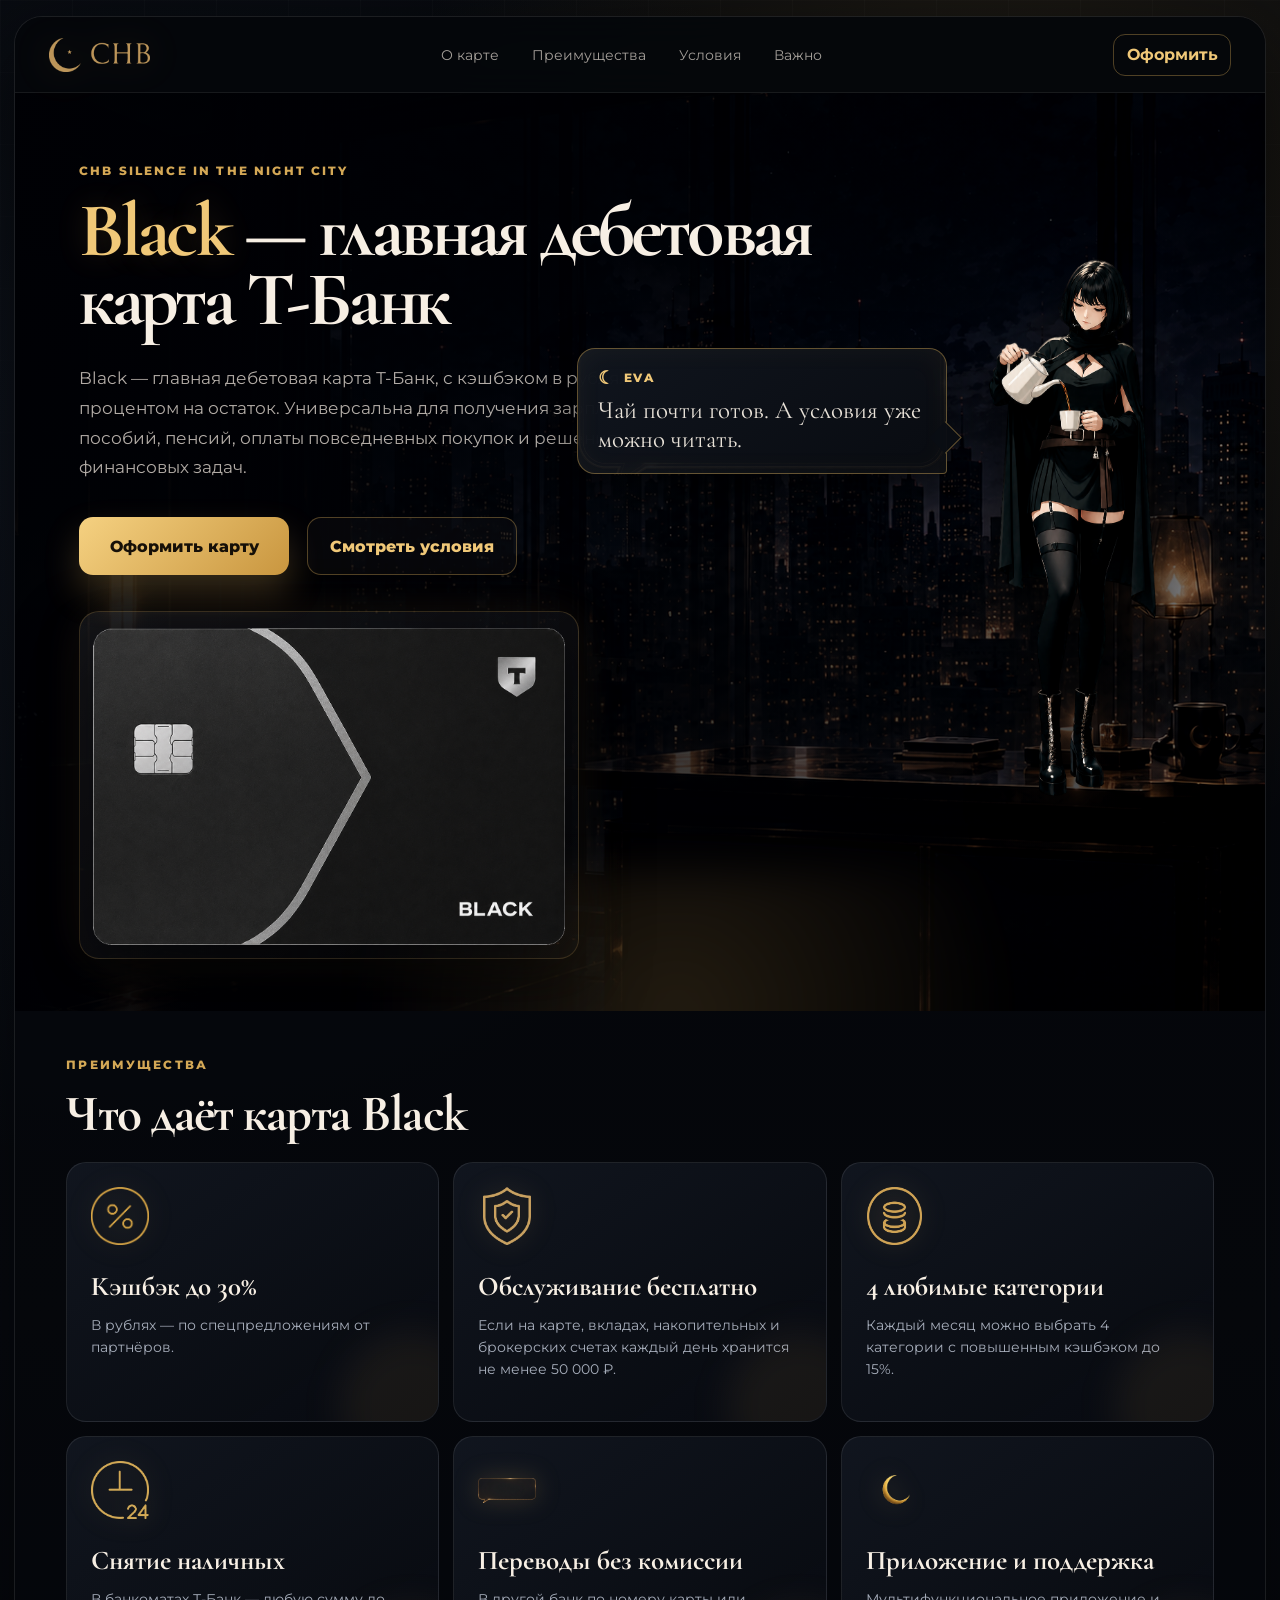
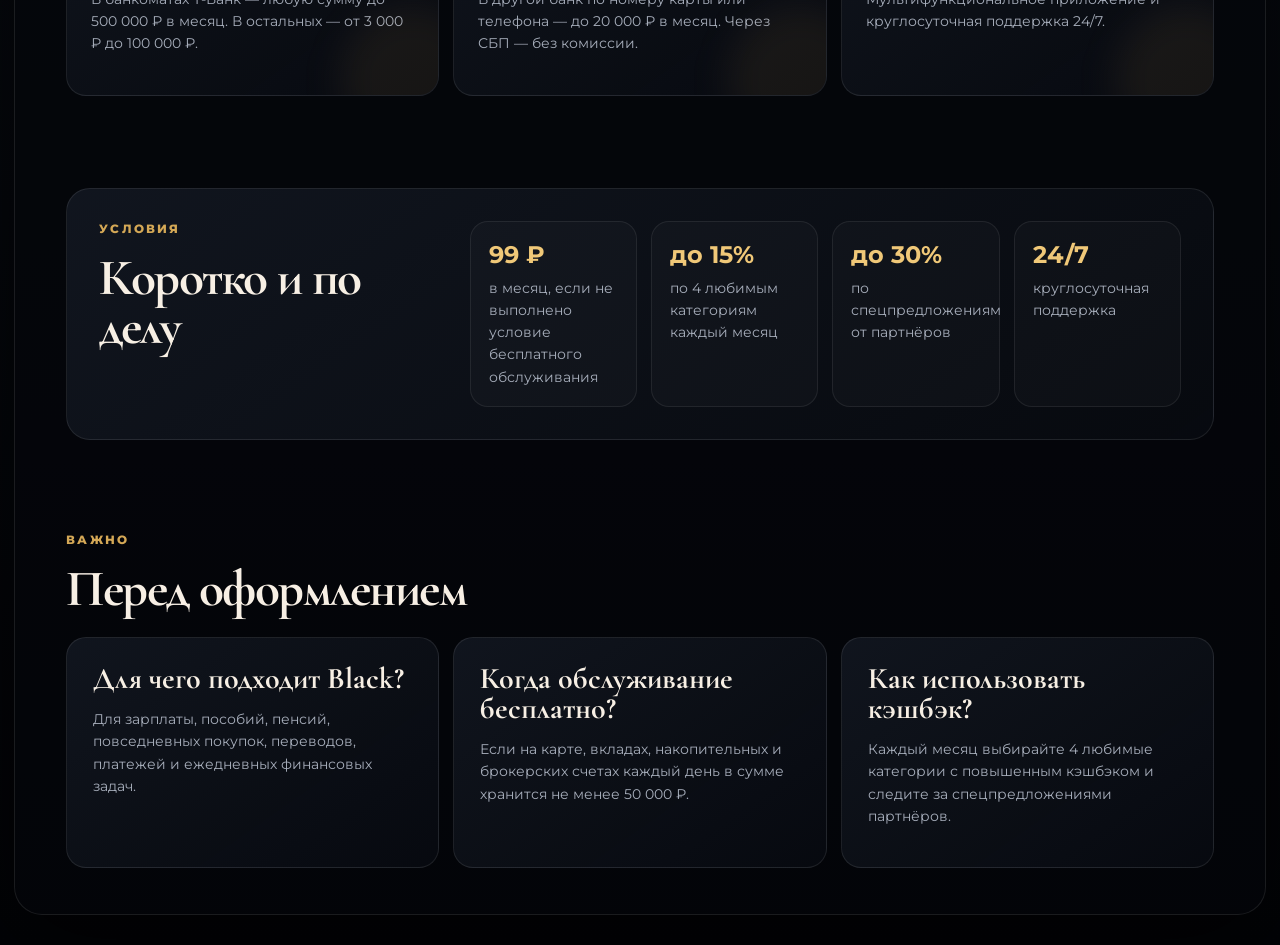
<file: black/index.html>
<!DOCTYPE html>
<html lang="ru">
<head>
  <meta charset="UTF-8" />
  <meta name="viewport" content="width=device-width, initial-scale=1.0" />
  <title>Black — главная дебетовая карта Т-Банк</title>
  <meta name="description" content="Black — главная дебетовая карта Т-Банк с кэшбэком в рублях, процентом на остаток, переводами без комиссии и поддержкой 24/7." />
  <meta name="robots" content="index, follow" />
  <link rel="icon" type="image/png" href="../favicon.png" />
  <link rel="stylesheet" href="styles.css" />
  <link rel="preconnect" href="https://fonts.googleapis.com">
  <link rel="preconnect" href="https://fonts.gstatic.com" crossorigin>
  <link href="https://fonts.googleapis.com/css2?family=Cormorant+Garamond:wght@500;600;700&family=Montserrat:wght@400;500;600;700;800&display=swap" rel="stylesheet">
</head>
<body>
  <main class="black-page">
    <header class="topbar">
      <a class="brand" href="../index.html" aria-label="CHB"><img src="../loogo.png" alt="CHB" /></a>
      <nav class="nav" aria-label="Навигация">
        <a href="#about">О карте</a><a href="#benefits">Преимущества</a><a href="#conditions">Условия</a><a href="#faq">Важно</a>
      </nav>
      <a class="top-action" href="#apply">Оформить</a>
    </header>

    <section class="hero" id="about">
      <div class="hero-bg"></div>
      <div class="hero-content">
        <p class="eyebrow">CHB silence in the night city</p>
        <h1><span>Black</span> — главная дебетовая карта Т-Банк</h1>
        <p class="lead">Black — главная дебетовая карта Т-Банк, с кэшбэком в рублях и процентом на остаток. Универсальна для получения зарплаты, пособий, пенсий, оплаты повседневных покупок и решения финансовых задач.</p>
        <div class="hero-actions" id="apply">
        <a class="btn btn-primary eva-react"
           href="https://functions.yandexcloud.net/d4e276h8f7o7tvr8akvj?token=Senri20Akane16&client_id=CLIENT_ID&status=approved&target=cpa_approved&price=0&currency=RUB"
           data-function-link="true"
           data-dialogue="Оформление лучше начинать после условий. Деньги любят тишину и внимательность."
           data-speaker="Eva о заявке">
          Оформить карту
        </a>
          <a class="btn btn-secondary eva-react" href="#conditions" data-dialogue="Подробности — хорошая привычка. Особенно когда речь идёт о деньгах." data-speaker="Eva">Смотреть условия</a>
        </div>
        <div class="card-showcase eva-react" data-dialogue="Black — универсальная карта: повседневные траты, зарплата, пособия, пенсия и кэшбэк в рублях." data-speaker="Eva о Black"><img src="../index/black.png" alt="Дебетовая карта Black" /></div>
      </div>
      <aside class="eva-zone" aria-label="Ева — помощник страницы">
        <div class="bubble" id="bubble" aria-live="polite"><div class="bubble-speaker" id="bubbleSpeaker">Eva</div><p id="bubbleText">Я рядом. Посмотрим условия без тумана.</p></div>
        <img class="eva-sprite is-active" id="evaSprite" src="../sp/eva_standing_cup.png" alt="Ева — фирменный маскот CHB" />
      </aside>
    </section>

    <section class="benefits" id="benefits">
      <div class="section-head"><p class="eyebrow">Преимущества</p><h2>Что даёт карта Black</h2></div>
      <div class="benefit-grid">
        <article class="benefit-card eva-react" data-dialogue="Кэшбэк в рублях удобен тем, что это не баллы с загадочной судьбой." data-speaker="Eva о кэшбэке"><img src="../procent.png" alt="" /><h3>Кэшбэк до 30%</h3><p>В рублях — по спецпредложениям от партнёров.</p></article>
        <article class="benefit-card eva-react" data-dialogue="Бесплатное обслуживание есть, но не магическое. У него есть понятное условие." data-speaker="Eva об обслуживании"><img src="../guardian.png" alt="" /><h3>Обслуживание бесплатно</h3><p>Если на карте, вкладах, накопительных и брокерских счетах каждый день хранится не менее 50 000 ₽.</p></article>
        <article class="benefit-card eva-react" data-dialogue="Любимые категории стоит выбирать под реальные траты, а не под красивое название." data-speaker="Eva о категориях"><img src="../coins.png" alt="" /><h3>4 любимые категории</h3><p>Каждый месяц можно выбрать 4 категории с повышенным кэшбэком до 15%.</p></article>
        <article class="benefit-card eva-react" data-dialogue="Наличные иногда нужны. Важно заранее знать лимиты, чтобы не ловить комиссию." data-speaker="Eva о наличных"><img src="../watch.png" alt="" /><h3>Снятие наличных</h3><p>В банкоматах Т-Банк — любую сумму до 500 000 ₽ в месяц. В остальных — от 3 000 ₽ до 100 000 ₽.</p></article>
        <article class="benefit-card eva-react" data-dialogue="Переводы без комиссии — хорошо. Но лимиты всё равно стоит держать в голове." data-speaker="Eva о переводах"><img src="../dialogue.png" alt="" /><h3>Переводы без комиссии</h3><p>В другой банк по номеру карты или телефона — до 20 000 ₽ в месяц. Через СБП — без комиссии.</p></article>
        <article class="benefit-card eva-react" data-dialogue="Приложение — это центр управления картой: расходы, платежи, накопления и поддержка." data-speaker="Eva о приложении"><img src="../favicon.png" alt="" /><h3>Приложение и поддержка</h3><p>Мультифункциональное приложение и круглосуточная поддержка 24/7.</p></article>
      </div>
    </section>

    <section class="conditions" id="conditions">
      <div class="conditions-card eva-react" data-dialogue="Вот здесь главное: не только красивые плюсы, но и конкретные условия." data-speaker="Eva об условиях">
        <div><p class="eyebrow">Условия</p><h2>Коротко и по делу</h2></div>
        <div class="condition-list">
          <div><strong>99 ₽</strong><span>в месяц, если не выполнено условие бесплатного обслуживания</span></div>
          <div><strong>до 15%</strong><span>по 4 любимым категориям каждый месяц</span></div>
          <div><strong>до 30%</strong><span>по спецпредложениям от партнёров</span></div>
          <div><strong>24/7</strong><span>круглосуточная поддержка</span></div>
        </div>
      </div>
    </section>

    <section class="faq" id="faq">
      <div class="section-head"><p class="eyebrow">Важно</p><h2>Перед оформлением</h2></div>
      <div class="faq-grid">
        <article class="faq-item eva-react" data-dialogue="Если карта нужна под зарплату или пособия — Black подходит как базовый универсальный вариант." data-speaker="Eva"><h3>Для чего подходит Black?</h3><p>Для зарплаты, пособий, пенсий, повседневных покупок, переводов, платежей и ежедневных финансовых задач.</p></article>
        <article class="faq-item eva-react" data-dialogue="Главное — не забыть, что бесплатность зависит от условий. Это нормально, но это надо помнить." data-speaker="Eva"><h3>Когда обслуживание бесплатно?</h3><p>Если на карте, вкладах, накопительных и брокерских счетах каждый день в сумме хранится не менее 50 000 ₽.</p></article>
        <article class="faq-item eva-react" data-dialogue="Кэшбэк хорош тогда, когда совпадает с твоими реальными тратами." data-speaker="Eva"><h3>Как использовать кэшбэк?</h3><p>Каждый месяц выбирайте 4 любимые категории с повышенным кэшбэком и следите за спецпредложениями партнёров.</p></article>
      </div>
    </section>
  </main>
  <script src="script.js" defer></script>
<!-- Yandex.Metrika counter -->
<script type="text/javascript">
  (function(m,e,t,r,i,k,a){
    m[i]=m[i]||function(){(m[i].a=m[i].a||[]).push(arguments)};
    m[i].l=1*new Date();
    for (var j = 0; j < document.scripts.length; j++) {
      if (document.scripts[j].src === r) return;
    }
    k=e.createElement(t),a=e.getElementsByTagName(t)[0],k.async=1,k.src=r,a.parentNode.insertBefore(k,a)
  })(window, document,'script','https://mc.yandex.ru/metrika/tag.js?id=104029197', 'ym');

  ym(104029197, 'init', {
    ssr:true,
    webvisor:true,
    clickmap:true,
    referrer: document.referrer,
    url: location.href,
    accurateTrackBounce:true,
    trackLinks:true
  });
</script>
<noscript>
  <div><img src="https://mc.yandex.ru/watch/104029197" style="position:absolute; left:-9999px;" alt="" /></div>
</noscript>
</body>
</html>
</file>
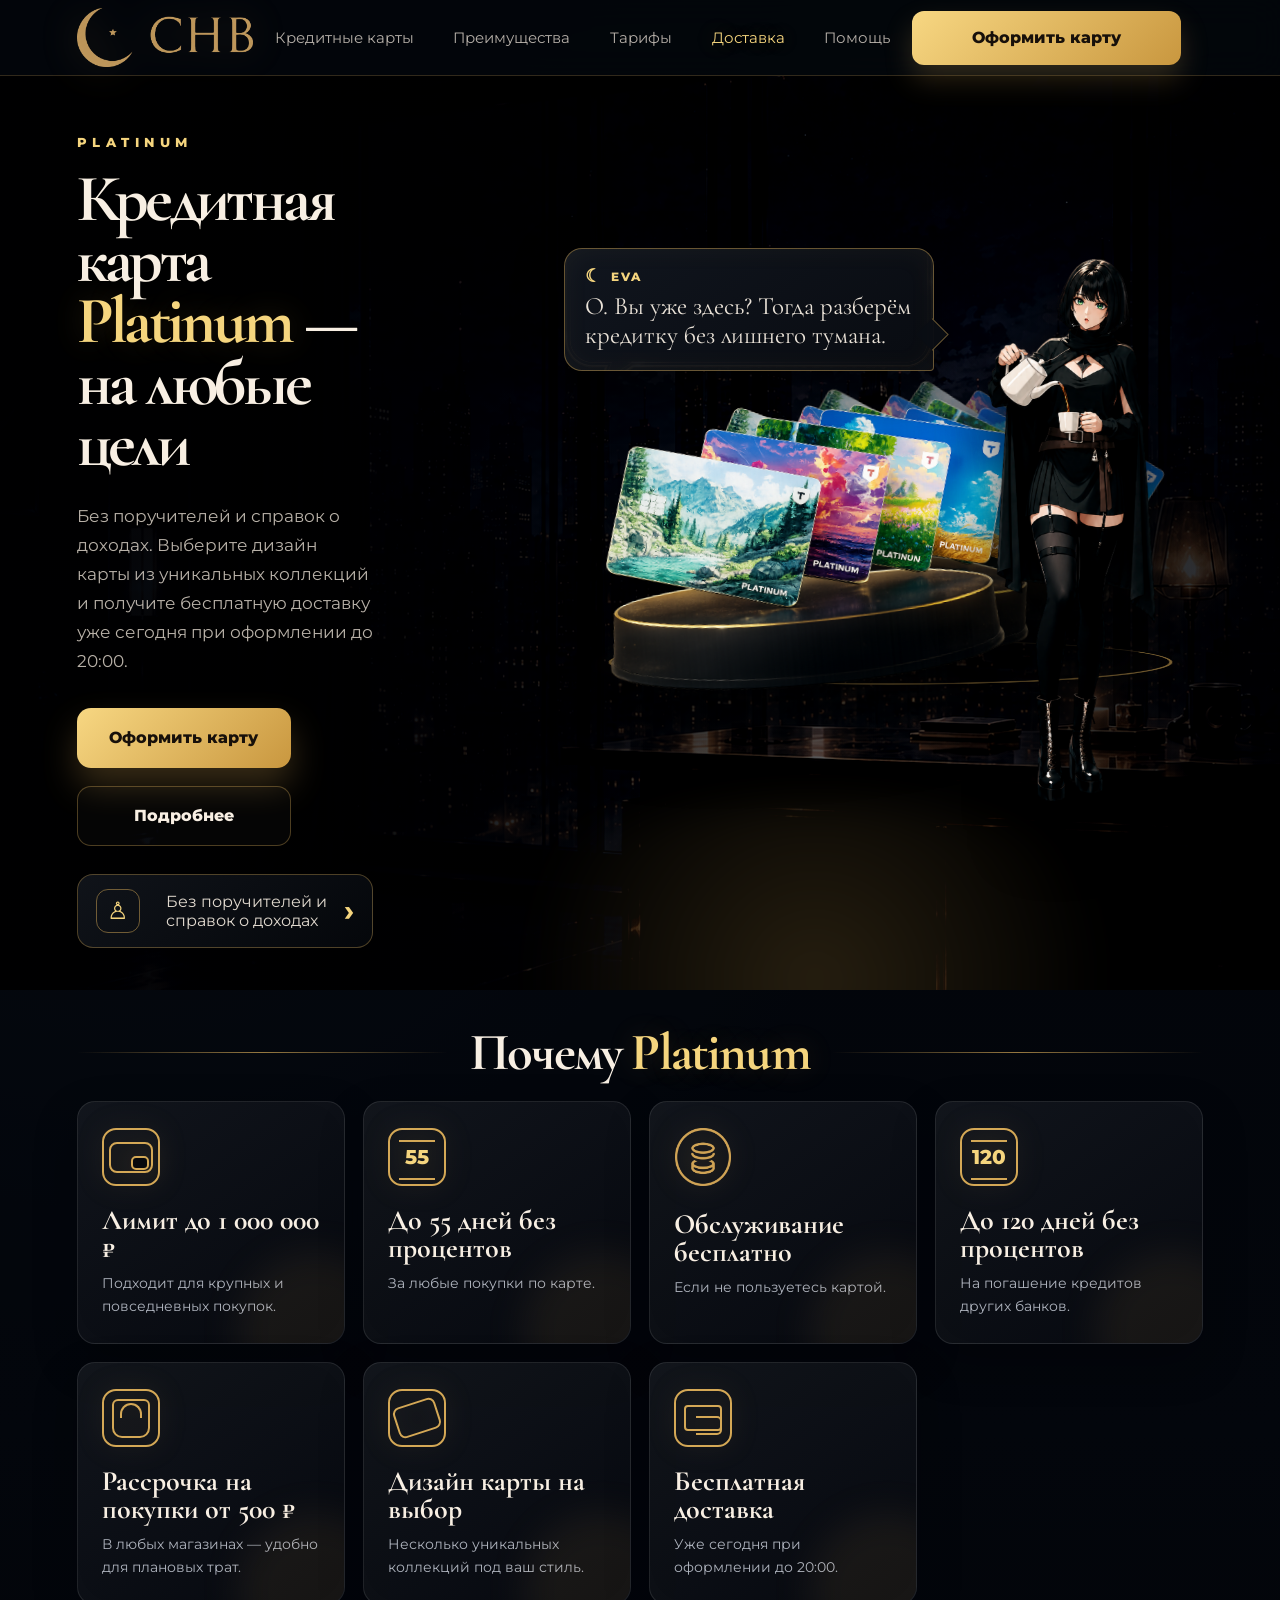
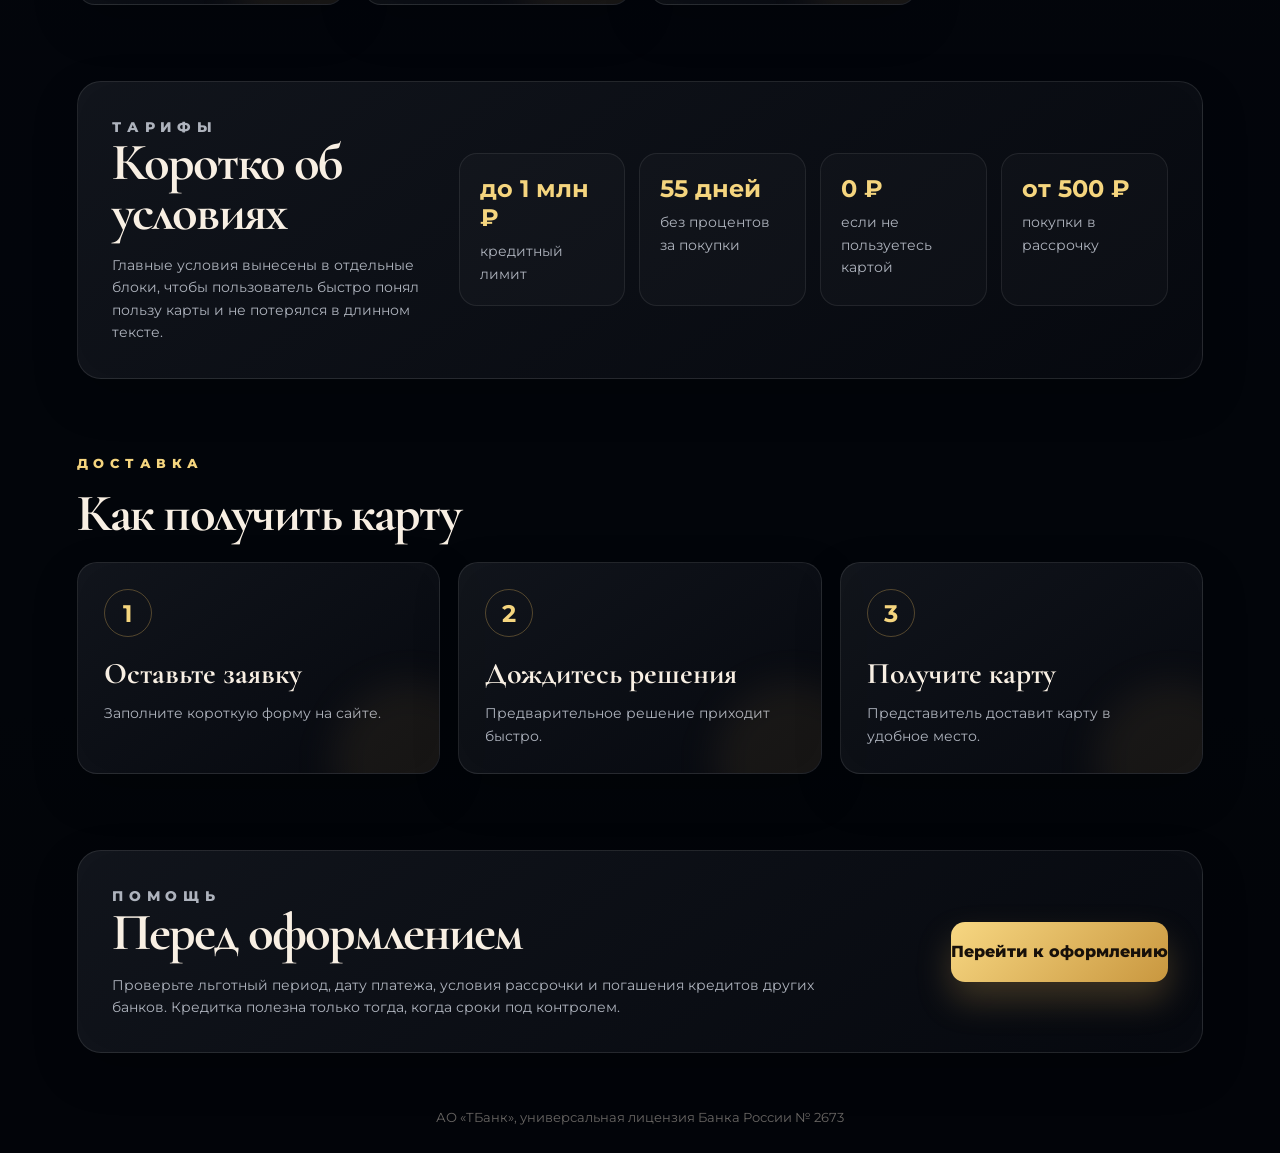
<file: credit_card/index.html>
<!DOCTYPE html>
<html lang="ru">
<head>
  <meta charset="UTF-8" />
  <meta name="viewport" content="width=device-width, initial-scale=1.0" />
  <title>Кредитная карта Platinum — CHB</title>
  <meta name="description" content="Кредитная карта Platinum от Т-Банка: лимит до 1 000 000 ₽, до 55 дней без процентов, рассрочка от 500 ₽, до 120 дней на погашение кредитов и бесплатная доставка." />
  <link rel="icon" type="image/png" href="img/favicon.png" />
  <link rel="preconnect" href="https://fonts.googleapis.com" />
  <link rel="preconnect" href="https://fonts.gstatic.com" crossorigin />
  <link href="https://fonts.googleapis.com/css2?family=Cormorant+Garamond:wght@500;600;700&family=Montserrat:wght@400;500;600;700;800&display=swap" rel="stylesheet" />
  <link rel="stylesheet" href="styles.css" />
</head>
<body>
  <main class="platinum-page">
    <header class="topbar">
      <a class="brand" href="../index.html" aria-label="CHB"><img src="img/loogo.png" alt="CHB" /></a>
      <button class="burger" type="button" aria-label="Открыть меню" aria-expanded="false"><span></span><span></span><span></span></button>
      <nav class="nav" aria-label="Навигация">
        <a href="#about">Кредитные карты</a>
        <a href="#benefits">Преимущества</a>
        <a href="#tariffs">Тарифы</a>
        <a href="#delivery">Доставка</a>
        <a href="#help">Помощь</a>
      </nav>
      <a class="top-action eva-react" href="https://www.tbank.ru/cards/credit-cards/tinkoff-platinum/" target="_blank" rel="noopener" data-speaker="Eva о заявке" data-dialogue="Оформление ведёт на Т-Банк. Сначала проверь лимит, льготный период и дату платежа — кредитка любит дисциплину.">Оформить карту</a>
    </header>

    <section class="hero" id="about">
      <div class="hero-bg" aria-hidden="true"></div>

      <div class="hero-copy reveal">
        <p class="eyebrow">Platinum</p>
        <h1>Кредитная карта <span>Platinum</span> —<br />на любые цели</h1>
        <p class="lead">Без поручителей и справок о доходах. Выберите дизайн карты из уникальных коллекций и получите бесплатную доставку уже сегодня при оформлении до 20:00.</p>

        <div class="hero-actions">
          <a class="btn btn-primary eva-react" href="https://www.tbank.ru/cards/credit-cards/tinkoff-platinum/" target="_blank" rel="noopener" data-speaker="Eva о заявке" data-dialogue="Нажимай, когда условия понятны. Главное — не путать кредитный лимит со своими деньгами.">Оформить карту</a>
          <a class="btn btn-secondary eva-react" href="#benefits" data-speaker="Eva" data-dialogue="Правильный маршрут: сначала преимущества и сроки, потом оформление.">Подробнее</a>
        </div>

        <a class="trust-card eva-react" href="#help" data-speaker="Eva о документах" data-dialogue="Без поручителей и справок — удобно. Но заявку всё равно лучше заполнять без спешки.">
          <span class="trust-icon">♙</span>
          <span>Без поручителей и справок о доходах</span>
          <b>›</b>
        </a>
      </div>

      <div class="hero-visual reveal eva-react" aria-label="Кредитная карта Platinum" data-speaker="Eva о Platinum" data-dialogue="Главный визуал: несколько дизайнов Platinum. Карта должна выглядеть дороже, чем обычный баннер, но условия всё равно важнее картинки.">
        <div class="gold-orbit"></div>
        <div class="card-stack">
          <img class="card-img card-back card-back-3" src="img/cards.png" alt="" aria-hidden="true" />
          <img class="card-img card-back card-back-2" src="img/cards.png" alt="" aria-hidden="true" />
          <img class="card-img card-back card-back-1" src="img/cards.png" alt="" aria-hidden="true" />
          <img class="card-img card-front" src="img/cards.png" alt="Кредитная карта Platinum с дизайнами на выбор" />
        </div>
      </div>

      <aside class="eva-zone" aria-label="Ева — помощник страницы">
        <div class="bubble" id="bubble" aria-live="polite">
          <div class="bubble-speaker" id="bubbleSpeaker">Eva</div>
          <p id="bubbleText">Я рядом. Разберём Platinum без тумана.</p>
        </div>
        <img class="eva-sprite is-active" id="evaSprite" src="../sp/eva_standing_cup.png" alt="Ева — фирменный маскот CHB" decoding="async" />
      </aside>
    </section>

    <section class="benefits" id="benefits">
      <div class="section-title reveal">
        <span></span>
        <h2>Почему <em>Platinum</em></h2>
        <span></span>
      </div>

      <div class="benefit-grid">
        <article class="benefit-card reveal eva-react" data-speaker="Eva о лимите" data-dialogue="Лимит до миллиона — звучит жирно. Но воспринимай это как инструмент, а не как бесплатный сундук с деньгами.">
          <div class="icon-box wallet-icon"></div>
          <h3>Лимит до 1 000 000 ₽</h3>
          <p>Подходит для крупных и повседневных покупок.</p>
        </article>
        <article class="benefit-card reveal eva-react" data-speaker="Eva о льготном периоде" data-dialogue="55 дней без процентов работают хорошо, если помнить дату платежа. Забыл — магия исчезает.">
          <div class="icon-box number-icon">55</div>
          <h3>До 55 дней без процентов</h3>
          <p>За любые покупки по карте.</p>
        </article>
        <article class="benefit-card reveal eva-react" data-speaker="Eva об обслуживании" data-dialogue="Обслуживание бесплатно, если картой не пользоваться. Удобно держать как запасной финансовый инструмент.">
          <img class="card-icon" src="img/coins.png" alt="" />
          <h3>Обслуживание бесплатно</h3>
          <p>Если не пользуетесь картой.</p>
        </article>
        <article class="benefit-card reveal eva-react" data-speaker="Eva о 120 днях" data-dialogue="120 дней на погашение кредитов других банков — полезно, если переносишь долг осознанно, а не просто тянешь проблему дальше.">
          <div class="icon-box number-icon">120</div>
          <h3>До 120 дней без процентов</h3>
          <p>На погашение кредитов других банков.</p>
        </article>
        <article class="benefit-card benefit-wide reveal eva-react" data-speaker="Eva о рассрочке" data-dialogue="Рассрочка от 500 ₽ — нормальная штука для плановых покупок. Но лучше не превращать каждую мелочь в долг.">
          <div class="icon-box bag-icon"></div>
          <h3>Рассрочка на покупки от 500 ₽</h3>
          <p>В любых магазинах — удобно для плановых трат.</p>
        </article>
        <article class="benefit-card reveal eva-react" data-speaker="Eva о дизайне" data-dialogue="Дизайн карты — приятная косметика. Выбери красивый, но условия всё равно читай глазами, не эмоциями.">
          <div class="icon-box card-icon-css"></div>
          <h3>Дизайн карты на выбор</h3>
          <p>Несколько уникальных коллекций под ваш стиль.</p>
        </article>
        <article class="benefit-card reveal eva-react" data-speaker="Eva о доставке" data-dialogue="Если оформить до 20:00, доставку можно получить уже сегодня. Хороший повод не откладывать, если карта действительно нужна.">
          <div class="icon-box truck-icon"></div>
          <h3>Бесплатная доставка</h3>
          <p>Уже сегодня при оформлении до 20:00.</p>
        </article>
      </div>
    </section>

    <section class="tariffs" id="tariffs">
      <div class="tariff-panel reveal eva-react" data-speaker="Eva об условиях" data-dialogue="Здесь короткая выжимка. Пользователь должен понять главное за несколько секунд, а не тонуть в банковском полотне.">
        <div class="tariff-copy">
          <p class="eyebrow">Тарифы</p>
          <h2>Коротко об условиях</h2>
          <p>Главные условия вынесены в отдельные блоки, чтобы пользователь быстро понял пользу карты и не потерялся в длинном тексте.</p>
        </div>
        <div class="tariff-list">
          <div class="eva-react" data-speaker="Eva" data-dialogue="До 1 млн ₽ — максимальный лимит. Одобрят или нет — решает банк после заявки."><strong>до 1 млн ₽</strong><span>кредитный лимит</span></div>
          <div class="eva-react" data-speaker="Eva" data-dialogue="55 дней — это льготный период на покупки. Главное — погашать вовремя."><strong>55 дней</strong><span>без процентов за покупки</span></div>
          <div class="eva-react" data-speaker="Eva" data-dialogue="0 ₽ за обслуживание, если не пользуешься картой. Удобно как резерв."><strong>0 ₽</strong><span>если не пользуетесь картой</span></div>
          <div class="eva-react" data-speaker="Eva" data-dialogue="Рассрочка от 500 ₽ — полезно для покупок, которые заранее вписаны в бюджет."><strong>от 500 ₽</strong><span>покупки в рассрочку</span></div>
        </div>
      </div>
    </section>

    <section class="delivery" id="delivery">
      <div class="section-head reveal">
        <p class="eyebrow">Доставка</p>
        <h2>Как получить карту</h2>
      </div>
      <div class="steps">
        <article class="step reveal eva-react" data-speaker="Eva — шаг 1" data-dialogue="Сначала заявка. Заполняй аккуратно: ошибки в телефоне и паспортных данных портят весь маршрут."><b>1</b><h3>Оставьте заявку</h3><p>Заполните короткую форму на сайте.</p></article>
        <article class="step reveal eva-react" data-speaker="Eva — шаг 2" data-dialogue="Потом решение банка. Не воспринимай предварительный лимит как окончательную победу, пока карта не оформлена."><b>2</b><h3>Дождитесь решения</h3><p>Предварительное решение приходит быстро.</p></article>
        <article class="step reveal eva-react" data-speaker="Eva — шаг 3" data-dialogue="Карту привезёт представитель. Если оформлять до 20:00, можно успеть на доставку сегодня."><b>3</b><h3>Получите карту</h3><p>Представитель доставит карту в удобное место.</p></article>
      </div>
    </section>

    <section class="help" id="help">
      <div class="help-card reveal eva-react" data-speaker="Eva перед оформлением" data-dialogue="Кредитка полезна только при контроле сроков. Проверь дату платежа, льготный период и условия рассрочки до заявки.">
        <div>
          <p class="eyebrow">Помощь</p>
          <h2>Перед оформлением</h2>
          <p>Проверьте льготный период, дату платежа, условия рассрочки и погашения кредитов других банков. Кредитка полезна только тогда, когда сроки под контролем.</p>
        </div>
        <a class="btn btn-primary eva-react" href="https://www.tbank.ru/cards/credit-cards/tinkoff-platinum/" target="_blank" rel="noopener" data-speaker="Eva" data-dialogue="Финальный переход. Дальше уже заявка на стороне Т-Банка.">Перейти к оформлению</a>
      </div>
    </section>

    <footer class="footer">АО «ТБанк», универсальная лицензия Банка России № 2673</footer>
  </main>

  <script src="script.js" defer></script>
</body>
</html>
</file>
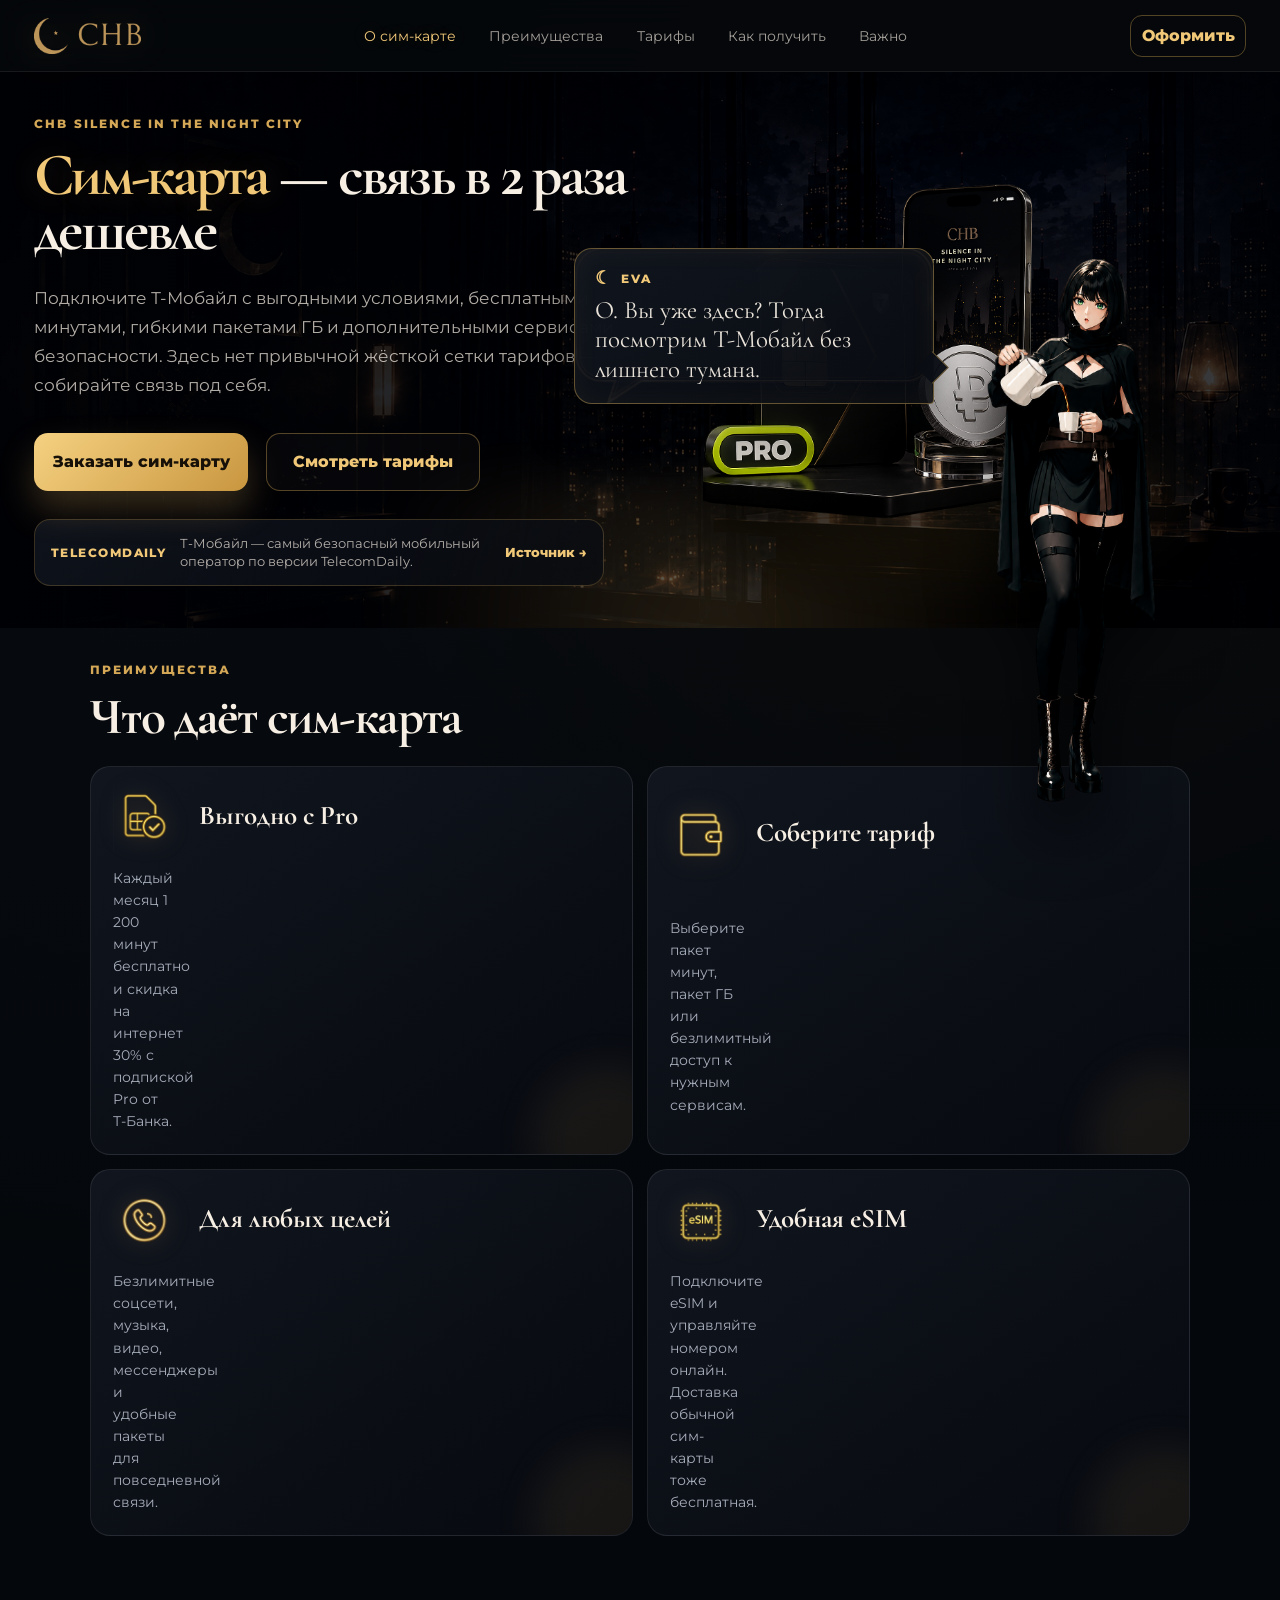
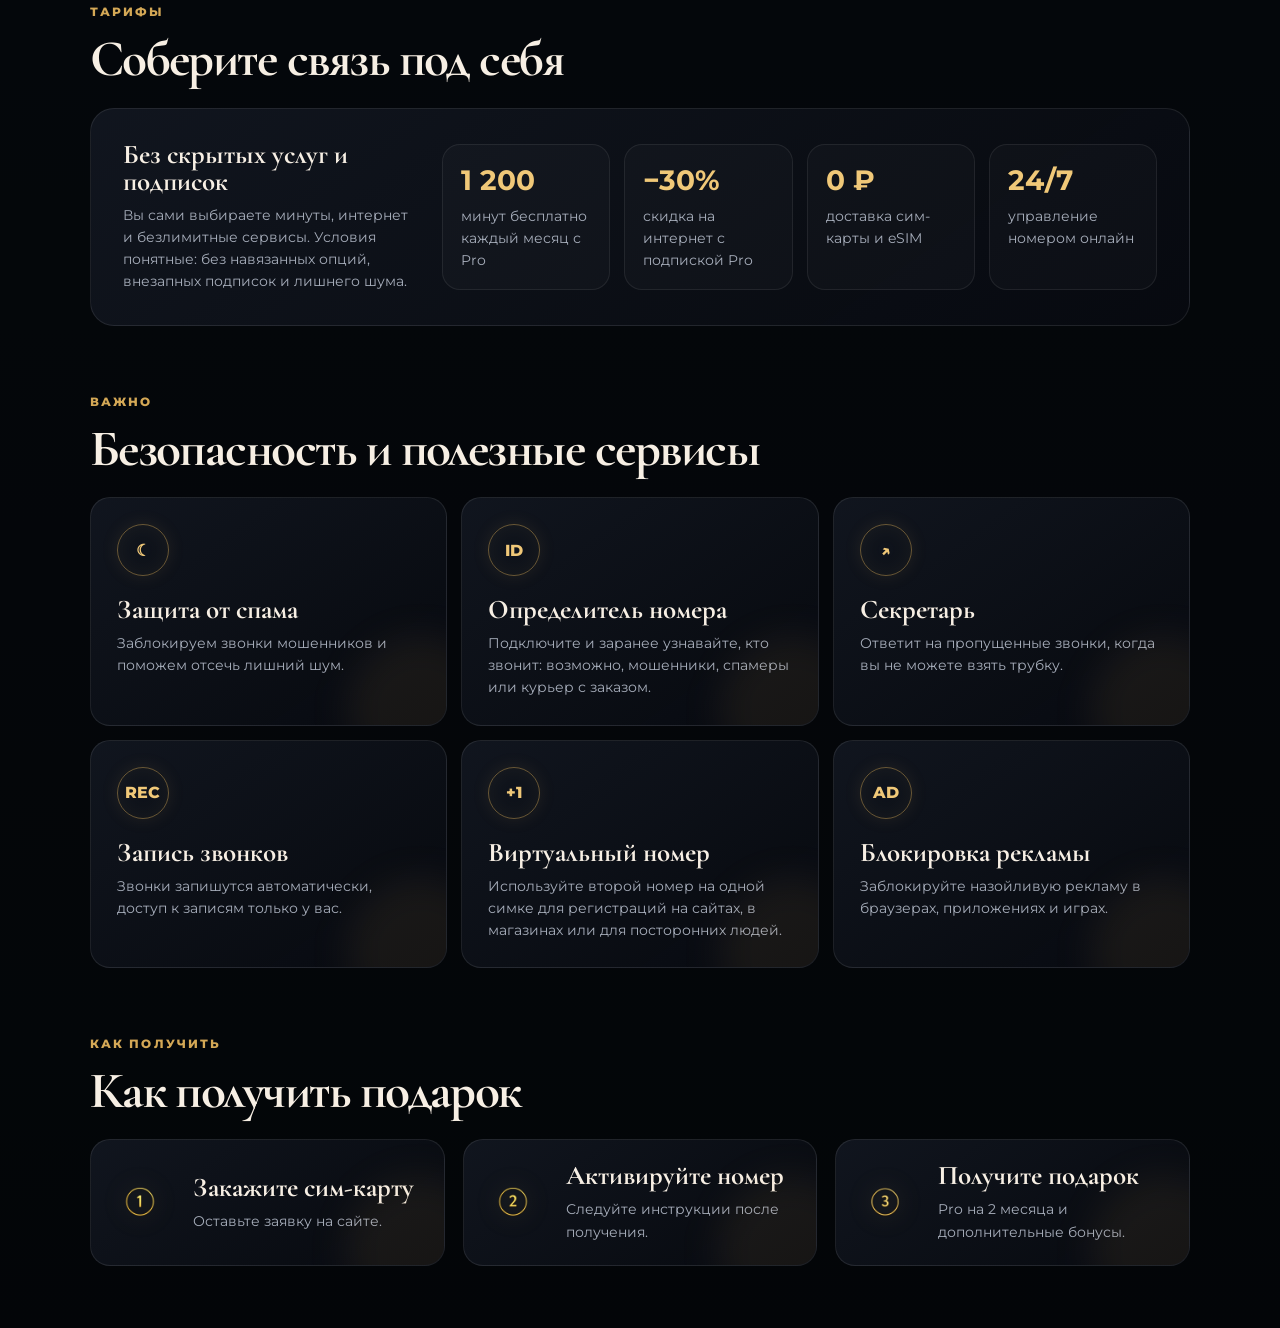
<file: sim_card/index.html>
<!DOCTYPE html>
<html lang="ru">
<head>
  <meta charset="UTF-8" />
  <meta name="viewport" content="width=device-width, initial-scale=1.0" />
  <title>CHB — сим-карта Т-Мобайл</title>
  <meta name="description" content="Т-Мобайл: безопасный мобильный оператор, конструктор тарифа, Pro-бонусы, eSIM, защита от спама, определитель номера и бесплатная доставка сим-карты." />
  <link rel="icon" type="image/png" href="../favicon.png" />
  <link rel="preconnect" href="https://fonts.googleapis.com" />
  <link rel="preconnect" href="https://fonts.gstatic.com" crossorigin />
  <link href="https://fonts.googleapis.com/css2?family=Cormorant+Garamond:wght@500;600;700&family=Montserrat:wght@400;500;600;700;800&display=swap" rel="stylesheet" />
  <link rel="stylesheet" href="styles.css" />
</head>
<body>
  <main class="sim-page">
    <header class="topbar">
      <a class="brand" href="../index.html" aria-label="CHB"><img src="../loogo.png" alt="CHB" /></a>
      <nav class="nav" aria-label="Навигация">
        <a href="#about">О сим-карте</a>
        <a href="#benefits">Преимущества</a>
        <a href="#tariffs">Тарифы</a>
        <a href="#how">Как получить</a>
        <a href="#important">Важно</a>
      </nav>
      <a class="top-action eva-react" href="#apply" data-dialogue="Сначала посмотри условия, потом оформляй. Связь должна быть предсказуемой, а не с сюрпризами." data-speaker="Eva">Оформить</a>
    </header>

    <section class="hero" id="about">
      <div class="hero-bg"></div>

      <div class="hero-content">
        <p class="eyebrow">CHB silence in the night city</p>
        <h1><span>Сим-карта</span> — связь в 2 раза дешевле</h1>
        <p class="lead">Подключите Т-Мобайл с выгодными условиями, бесплатными минутами, гибкими пакетами ГБ и дополнительными сервисами безопасности. Здесь нет привычной жёсткой сетки тарифов — собирайте связь под себя.</p>

        <div class="hero-actions" id="apply">
          <a class="btn btn-primary eva-react" href="https://www.tbank.ru/mobile-operator/" target="_blank" rel="noopener" data-dialogue="Оформление ведёт на страницу Т-Банка. Лучше заранее понять, сколько минут и интернета тебе реально нужно." data-speaker="Eva о заявке">Заказать сим-карту</a>
          <a class="btn btn-secondary eva-react" href="#tariffs" data-dialogue="Да, тарифы сначала. Это скучнее кнопки оформления, зато полезнее для кошелька." data-speaker="Eva">Смотреть тарифы</a>
        </div>

        <div class="trust-strip eva-react" data-dialogue="Сильная сторона Т-Мобайла — не только цена, но и антиспам: мошеннические звонки лучше давить на входе." data-speaker="Eva о безопасности">
          <span>TelecomDaily</span>
          <p>Т‑Мобайл — самый безопасный мобильный оператор по версии TelecomDaily.</p>
          <a href="https://telecomdaily.ru/news/2022/02/10/telecomdaily-kto-iz-operatorov-effektivnee-zashchishchaet-ot-telefonnyh-moshennikov" target="_blank" rel="noopener">Источник →</a>
        </div>
      </div>

      <div class="hero-product eva-react" data-dialogue="Сим-карта, eSIM, телефон и бонусы Pro — это главный визуальный блок. Он должен сразу продавать идею: связь + безопасность + выгода." data-speaker="Eva о витрине">
        <img class="product-img" src="img/main_phone_N_sim.png" alt="Сим-карта Т-Мобайл, телефон и бонусы Pro" />
        <div class="product-glow"></div>
      </div>

      <aside class="eva-zone" aria-label="Ева — помощник страницы">
        <div class="bubble" id="bubble" aria-live="polite">
          <div class="bubble-speaker" id="bubbleSpeaker">Eva</div>
          <p id="bubbleText">Я рядом. Посмотрим связь без тумана.</p>
        </div>
        <img class="eva-sprite is-active" id="evaSprite" src="../sp/eva_standing_cup.png" alt="Ева — фирменный маскот CHB" />
      </aside>
    </section>

    <section class="benefits" id="benefits">
      <div class="section-head">
        <p class="eyebrow">Преимущества</p>
        <h2>Что даёт сим-карта</h2>
      </div>

      <div class="benefit-grid">
        <article class="benefit-card eva-react" data-dialogue="Pro здесь выглядит вкусно: каждый месяц 1200 минут бесплатно и скидка 30% на интернет." data-speaker="Eva о Pro">
          <img src="img/sim.png" alt="" />
          <h3>Выгодно с Pro</h3>
          <p>Каждый месяц 1 200 минут бесплатно и скидка на интернет 30% с подпиской Pro от Т‑Банка.</p>
        </article>

        <article class="benefit-card eva-react" data-dialogue="Нет тарифов в старом смысле. Собираешь пакет минут, гигабайты и безлимитные сервисы под себя." data-speaker="Eva о тарифе">
          <img src="img/wallet.png" alt="" />
          <h3>Соберите тариф</h3>
          <p>Выберите пакет минут, пакет ГБ или безлимитный доступ к нужным сервисам.</p>
        </article>

        <article class="benefit-card eva-react" data-dialogue="Безлимитные соцсети, музыка, видео и мессенджеры — нормальная штука, если телефон постоянно в работе." data-speaker="Eva о сервисах">
          <img src="img/phone.png" alt="" />
          <h3>Для любых целей</h3>
          <p>Безлимитные соцсети, музыка, видео, мессенджеры и удобные пакеты для повседневной связи.</p>
        </article>

        <article class="benefit-card eva-react" data-dialogue="eSIM удобна тем, что номер можно подключить онлайн и не ждать пластик, если телефон поддерживает технологию." data-speaker="Eva об eSIM">
          <img src="img/e_sim.png" alt="" />
          <h3>Удобная eSIM</h3>
          <p>Подключите eSIM и управляйте номером онлайн. Доставка обычной сим-карты тоже бесплатная.</p>
        </article>
      </div>
    </section>

    <section class="tariffs" id="tariffs">
      <div class="section-head">
        <p class="eyebrow">Тарифы</p>
        <h2>Соберите связь под себя</h2>
      </div>

      <div class="tariff-panel eva-react" data-dialogue="Хороший тариф — это не самый большой пакет, а тот, где не переплачиваешь за лишнее." data-speaker="Eva о тарифах">
        <div class="tariff-copy">
          <h3>Без скрытых услуг и подписок</h3>
          <p>Вы сами выбираете минуты, интернет и безлимитные сервисы. Условия понятные: без навязанных опций, внезапных подписок и лишнего шума.</p>
        </div>
        <div class="tariff-list">
          <div><strong>1 200</strong><span>минут бесплатно каждый месяц с Pro</span></div>
          <div><strong>−30%</strong><span>скидка на интернет с подпиской Pro</span></div>
          <div><strong>0 ₽</strong><span>доставка сим-карты и eSIM</span></div>
          <div><strong>24/7</strong><span>управление номером онлайн</span></div>
        </div>
      </div>
    </section>

    <section class="security" id="important">
      <div class="section-head">
        <p class="eyebrow">Важно</p>
        <h2>Безопасность и полезные сервисы</h2>
      </div>

      <div class="security-grid">
        <article class="security-card eva-react" data-dialogue="Спам и мошенники — это не мелочь. Иногда один заблокированный звонок экономит больше, чем весь тариф." data-speaker="Eva о защите">
          <span class="icon-mark">☾</span>
          <h3>Защита от спама</h3>
          <p>Заблокируем звонки мошенников и поможем отсечь лишний шум.</p>
        </article>
        <article class="security-card eva-react" data-dialogue="Определитель номера заранее показывает, кто звонит: курьер, спамер или кто-то подозрительный." data-speaker="Eva об определителе">
          <span class="icon-mark">ID</span>
          <h3>Определитель номера</h3>
          <p>Подключите и заранее узнавайте, кто звонит: возможно, мошенники, спамеры или курьер с заказом.</p>
        </article>
        <article class="security-card eva-react" data-dialogue="Секретарь полезен, если ты не хочешь ловить каждый пропущенный звонок руками." data-speaker="Eva о секретаре">
          <span class="icon-mark">↗</span>
          <h3>Секретарь</h3>
          <p>Ответит на пропущенные звонки, когда вы не можете взять трубку.</p>
        </article>
        <article class="security-card eva-react" data-dialogue="Запись звонков должна быть под твоим контролем. Здесь доступ к записям только у владельца." data-speaker="Eva о записи">
          <span class="icon-mark">REC</span>
          <h3>Запись звонков</h3>
          <p>Звонки запишутся автоматически, доступ к записям только у вас.</p>
        </article>
        <article class="security-card eva-react" data-dialogue="Второй номер — хорошая прослойка для сайтов, магазинов и людей, которым не хочется отдавать основной номер." data-speaker="Eva о номере">
          <span class="icon-mark">+1</span>
          <h3>Виртуальный номер</h3>
          <p>Используйте второй номер на одной симке для регистраций на сайтах, в магазинах или для посторонних людей.</p>
        </article>
        <article class="security-card eva-react" data-dialogue="Блокировка рекламы — это не магия, но жить с телефоном становится заметно спокойнее." data-speaker="Eva о рекламе">
          <span class="icon-mark">AD</span>
          <h3>Блокировка рекламы</h3>
          <p>Заблокируйте назойливую рекламу в браузерах, приложениях и играх.</p>
        </article>
      </div>
    </section>

    <section class="how" id="how">
      <div class="section-head">
        <p class="eyebrow">Как получить</p>
        <h2>Как получить подарок</h2>
      </div>

      <div class="steps">
        <article class="step-card eva-react" data-dialogue="Первый шаг простой: оставляешь заявку. Главное — не потерять номер телефона в процессе." data-speaker="Eva — шаг 1">
          <img src="img/one.png" alt="1" />
          <div><h3>Закажите сим-карту</h3><p>Оставьте заявку на сайте.</p></div>
        </article>
        <article class="step-card eva-react" data-dialogue="После получения — активируй номер и следуй инструкции. Не надо гадать, просто иди по шагам." data-speaker="Eva — шаг 2">
          <img src="img/two.png" alt="2" />
          <div><h3>Активируйте номер</h3><p>Следуйте инструкции после получения.</p></div>
        </article>
        <article class="step-card eva-react" data-dialogue="Подарок — это Pro на 2 месяца и бонусы. Но всё равно проверь условия акции перед оформлением." data-speaker="Eva — шаг 3">
          <img src="img/three.png" alt="3" />
          <div><h3>Получите подарок</h3><p>Pro на 2 месяца и дополнительные бонусы.</p></div>
        </article>
      </div>
    </section>
  </main>

  <script src="script.js"></script>
</body>
</html>
</file>
<file: black/styles.css>
:root{--bg:#05070b;--panel:rgba(10,14,22,.82);--border:rgba(255,255,255,.09);--border-gold:rgba(212,168,86,.36);--gold:#d4a856;--gold-soft:#f0c878;--text:#f7efe4;--muted:#a6adba}*{box-sizing:border-box}html{scroll-behavior:smooth;overflow-x:hidden}body{margin:0;min-height:100vh;font-family:Montserrat,sans-serif;color:var(--text);background:radial-gradient(circle at 78% 10%,rgba(212,168,86,.16),transparent 25%),radial-gradient(circle at 12% 18%,rgba(64,84,118,.17),transparent 30%),linear-gradient(180deg,#05070b 0%,#070a10 52%,#020306 100%);overflow-x:hidden}body:before{content:"";position:fixed;inset:0;pointer-events:none;background:linear-gradient(90deg,rgba(255,255,255,.018) 1px,transparent 1px),linear-gradient(rgba(255,255,255,.014) 1px,transparent 1px);background-size:72px 72px;mask-image:linear-gradient(to bottom,black,transparent 84%)}img{max-width:100%;height:auto}a{color:inherit;text-decoration:none}.black-page{width:min(1540px,calc(100vw - 28px));margin:16px auto 30px;border:1px solid var(--border);border-radius:28px;background:rgba(5,7,11,.7);box-shadow:0 28px 90px rgba(0,0,0,.64);overflow:hidden;position:relative}.topbar{position:sticky;top:0;z-index:50;height:76px;display:grid;grid-template-columns:auto minmax(0,1fr) auto;align-items:center;gap:24px;padding:0 34px;background:rgba(5,7,11,.88);border-bottom:1px solid rgba(255,255,255,.075);backdrop-filter:blur(16px)}.brand img{display:block;height:34px;width:auto;filter:drop-shadow(0 0 18px rgba(212,168,86,.22))}.nav{display:flex;justify-content:center;gap:clamp(18px,2.6vw,48px);color:rgba(247,239,228,.66);font-size:14px}.nav a{transition:color .22s ease,text-shadow .22s ease}.nav a:hover{color:var(--gold-soft);text-shadow:0 0 18px rgba(212,168,86,.22)}.top-action{min-width:118px;height:42px;display:inline-flex;align-items:center;justify-content:center;border:1px solid var(--border-gold);border-radius:12px;color:var(--gold-soft);font-weight:700;transition:background .22s ease,transform .22s ease}.top-action:hover{background:rgba(212,168,86,.14);transform:translateY(-1px)}.hero{position:relative;min-height:720px;display:grid;grid-template-columns:minmax(0,.95fr) minmax(340px,.9fr);gap:clamp(24px,4vw,70px);padding:70px clamp(28px,5vw,70px) 52px;overflow:hidden}.hero-bg{position:absolute;inset:0;z-index:0;background:linear-gradient(90deg,rgba(5,7,11,.96) 0%,rgba(5,7,11,.84) 42%,rgba(5,7,11,.46) 100%),url("../bg.png") right center/cover no-repeat;filter:saturate(.92) contrast(1.05)}.hero:after{content:"";position:absolute;inset:auto 10% -140px 16%;height:280px;background:radial-gradient(circle,rgba(212,168,86,.16),transparent 68%);filter:blur(20px);pointer-events:none}.hero-content,.eva-zone{position:relative;z-index:2}.eyebrow{margin:0 0 18px;color:var(--gold);letter-spacing:.18em;text-transform:uppercase;font-size:12px;font-weight:800}h1,h2,h3{margin:0}h1{max-width:740px;font-family:"Cormorant Garamond",serif;font-size:clamp(58px,6vw,98px);font-weight:700;line-height:.9;letter-spacing:-.05em}h1 span{color:var(--gold-soft);text-shadow:0 0 30px rgba(212,168,86,.18)}.lead{max-width:610px;margin:30px 0 34px;color:rgba(247,239,228,.72);font-size:17px;line-height:1.75}.hero-actions{display:flex;flex-wrap:wrap;gap:18px;margin-bottom:36px}.btn{min-width:210px;height:58px;border-radius:14px;display:inline-flex;align-items:center;justify-content:center;font-weight:800;transition:transform .28s cubic-bezier(.2,.8,.2,1),box-shadow .28s ease,background .28s ease}.btn-primary{color:#161008;background:linear-gradient(135deg,#f5d181 0%,#c9963f 100%);box-shadow:0 18px 34px rgba(212,168,86,.25)}.btn-secondary{color:var(--gold-soft);border:1px solid var(--border-gold);background:rgba(255,255,255,.025)}.btn:hover{transform:translateY(-3px)}.btn-primary:hover{box-shadow:0 24px 46px rgba(212,168,86,.34)}.btn-secondary:hover{background:rgba(212,168,86,.11)}.card-showcase{width:min(500px,100%);padding:13px;border:1px solid rgba(212,168,86,.22);border-radius:20px;background:linear-gradient(145deg,rgba(255,255,255,.075),rgba(255,255,255,.016));box-shadow:0 26px 70px rgba(0,0,0,.48),0 0 50px rgba(212,168,86,.1);cursor:pointer}.card-showcase img{display:block;width:100%;border-radius:15px;filter:drop-shadow(0 22px 30px rgba(0,0,0,.46))}.eva-zone{align-self:stretch;min-height:620px}.eva-sprite{position:absolute;right:8%;bottom:-60px;z-index:3;width:min(470px,38vw);max-height:760px;object-fit:contain;object-position:bottom center;filter:drop-shadow(0 30px 32px rgba(0,0,0,.75));opacity:0;transform:translateY(12px) scale(.985);transition:opacity .5s ease,transform .5s cubic-bezier(.2,.8,.2,1)}.eva-sprite.is-active{opacity:1;transform:translateY(0) scale(1)}.bubble{position:absolute;top:68px;right:42%;z-index:8;width:min(390px,36vw);padding:18px 20px 19px;border:1px solid rgba(212,168,86,.44);border-radius:18px 18px 4px 18px;background:linear-gradient(145deg,rgba(16,21,30,.96),rgba(8,11,17,.92)),url("../dialogue.png") center/cover no-repeat;box-shadow:0 18px 46px rgba(0,0,0,.52),inset 0 0 28px rgba(212,168,86,.05);opacity:0;visibility:hidden;transform:translateY(12px) scale(.98);transition:opacity .28s ease,transform .28s ease,visibility .28s ease}.bubble.is-visible{opacity:1;visibility:visible;transform:translateY(0) scale(1)}.bubble:after{content:"";position:absolute;right:-11px;bottom:24px;width:22px;height:22px;transform:rotate(-45deg);background:rgba(10,13,19,.96);border-right:1px solid rgba(212,168,86,.44);border-bottom:1px solid rgba(212,168,86,.44)}.bubble-speaker{display:flex;align-items:center;gap:8px;margin-bottom:7px;color:var(--gold-soft);font-size:12px;font-weight:800;letter-spacing:.13em;text-transform:uppercase}.bubble-speaker:before{content:"☾";font-size:18px}.bubble p{margin:0;font-family:"Cormorant Garamond",serif;font-size:25px;line-height:1.17;color:rgba(247,239,228,.94)}.benefits,.conditions,.faq{position:relative;z-index:3;padding:46px clamp(20px,4vw,58px)}.section-head{margin-bottom:24px}.section-head h2,.conditions-card h2{font-family:"Cormorant Garamond",serif;font-size:clamp(38px,4vw,58px);line-height:.95;letter-spacing:-.03em}.benefit-grid{display:grid;grid-template-columns:repeat(6,minmax(0,1fr));gap:14px}.benefit-card{min-height:260px;padding:24px;border:1px solid var(--border);border-radius:20px;background:linear-gradient(145deg,rgba(18,23,33,.92),rgba(8,11,17,.84));cursor:pointer;overflow:hidden;position:relative;transition:transform .32s cubic-bezier(.2,.8,.2,1),border-color .32s ease,background .32s ease}.benefit-card:hover,.faq-item:hover,.conditions-card:hover{transform:translateY(-4px);border-color:rgba(212,168,86,.4);background:linear-gradient(145deg,rgba(22,28,39,.96),rgba(8,11,17,.9))}.benefit-card:after{content:"";position:absolute;right:-50px;bottom:-60px;width:150px;height:150px;border-radius:50%;background:rgba(212,168,86,.08);filter:blur(18px)}.benefit-card img{width:58px;height:58px;object-fit:contain;margin-bottom:24px;filter:drop-shadow(0 0 12px rgba(212,168,86,.28))}.benefit-card h3{font-family:"Cormorant Garamond",serif;font-size:27px;line-height:1;margin-bottom:12px}.benefit-card p,.faq-item p,.condition-list span{color:var(--muted);font-size:14px;line-height:1.58}.conditions-card{display:grid;grid-template-columns:minmax(240px,.65fr) minmax(0,1.35fr);gap:28px;align-items:start;padding:32px;border:1px solid var(--border);border-radius:24px;background:linear-gradient(145deg,rgba(18,23,33,.92),rgba(8,11,17,.86));transition:transform .32s cubic-bezier(.2,.8,.2,1),border-color .32s ease,background .32s ease;cursor:pointer}.condition-list{display:grid;grid-template-columns:repeat(4,minmax(0,1fr));gap:14px}.condition-list div{padding:18px;border:1px solid rgba(255,255,255,.075);border-radius:18px;background:rgba(255,255,255,.025)}.condition-list strong{display:block;margin-bottom:8px;color:var(--gold-soft);font-size:24px}.faq-grid{display:grid;grid-template-columns:repeat(3,minmax(0,1fr));gap:14px}.faq-item{padding:26px;border:1px solid var(--border);border-radius:20px;background:linear-gradient(145deg,rgba(18,23,33,.9),rgba(8,11,17,.84));transition:transform .32s cubic-bezier(.2,.8,.2,1),border-color .32s ease,background .32s ease;cursor:pointer}.faq-item h3{font-family:"Cormorant Garamond",serif;font-size:30px;line-height:1;margin-bottom:12px}@media(max-width:1320px){.benefit-grid{grid-template-columns:repeat(3,minmax(0,1fr))}.hero{grid-template-columns:minmax(0,1fr) minmax(310px,.8fr)}.eva-sprite{width:min(410px,36vw)}}@media(max-width:980px){.black-page{width:100%;margin:0;border-radius:0;border-left:0;border-right:0}.topbar{grid-template-columns:auto minmax(0,1fr);padding:16px 20px;height:auto}.nav{display:none}.top-action{justify-self:end}.hero{grid-template-columns:1fr;padding:46px 22px 38px}.hero-bg{background:linear-gradient(180deg,rgba(5,7,11,.94) 0%,rgba(5,7,11,.84) 52%,rgba(5,7,11,.62) 100%),url("../bg.png") center/cover no-repeat}.eva-zone{min-height:560px}.eva-sprite{left:50%;right:auto;bottom:-40px;width:min(390px,80vw);transform:translateX(-50%) translateY(12px) scale(.985)}.eva-sprite.is-active{transform:translateX(-50%) translateY(0) scale(1)}.bubble{top:0;left:50%;right:auto;width:min(370px,calc(100vw - 52px));transform:translateX(-50%) translateY(12px) scale(.98)}.bubble.is-visible{transform:translateX(-50%) translateY(0) scale(1)}.bubble:after{right:50%;bottom:-12px;transform:translateX(50%) rotate(45deg)}.benefit-grid,.faq-grid,.condition-list{grid-template-columns:1fr}.conditions-card{grid-template-columns:1fr}}@media(max-width:560px){body{padding-bottom:120px}h1{font-size:clamp(44px,14vw,58px)}.lead{font-size:15px}.hero-actions{flex-direction:column}.btn{width:100%}.benefits,.conditions,.faq{padding:34px 16px}.benefit-card{min-height:auto}.eva-zone{position:fixed;right:10px;bottom:10px;z-index:999;width:150px;height:270px;min-height:0;pointer-events:auto}.eva-sprite{left:50%;bottom:0;width:145px;max-height:260px;cursor:pointer;transform:translateX(-50%) translateY(10px) scale(.985)}.eva-sprite.is-active{transform:translateX(-50%) translateY(0) scale(1)}.bubble{left:auto;right:138px;top:auto;bottom:132px;width:min(250px,calc(100vw - 180px));min-width:190px;padding:13px 15px;transform:translateY(10px) scale(.98)}.bubble.is-visible{transform:translateY(0) scale(1)}.bubble:after{right:-11px;left:auto;bottom:22px;transform:rotate(-45deg)}.bubble p{font-size:18px}}


/* ===== Eva follows scroll: desktop + tablet floating mode ===== */
@media (min-width: 561px) {
  .eva-zone {
    position: fixed;
    right: clamp(18px, 4vw, 64px);
    bottom: clamp(18px, 4vh, 42px);
    z-index: 999;
    width: clamp(250px, 24vw, 430px);
    height: min(74vh, 690px);
    min-height: 0;
    pointer-events: none;
    contain: none;
  }

  .eva-sprite {
    position: absolute;
    right: 0;
    bottom: 0;
    width: clamp(230px, 24vw, 430px);
    max-height: min(72vh, 690px);
    pointer-events: auto;
    cursor: pointer;
  }

  .eva-sprite.is-active {
    transform: translateY(0) scale(1);
  }

  .bubble {
    position: absolute;
    right: min(330px, 22vw);
    top: auto;
    bottom: min(390px, 44vh);
    width: min(370px, 34vw);
    pointer-events: none;
  }

  .bubble.is-visible {
    transform: translateY(0) scale(1);
  }

  .hero {
    grid-template-columns: minmax(0, 1fr);
  }

  .hero-content {
    max-width: 820px;
  }

  .card-showcase {
    max-width: 500px;
  }
}

@media (min-width: 561px) and (max-width: 1180px) {
  .eva-zone {
    right: 18px;
    bottom: 18px;
    width: 260px;
    height: 430px;
  }

  .eva-sprite {
    left: auto;
    right: 0;
    bottom: 0;
    width: 250px;
    max-height: 420px;
    transform: translateY(12px) scale(.985);
  }

  .eva-sprite.is-active {
    transform: translateY(0) scale(1);
  }

  .bubble {
    left: auto;
    right: 230px;
    top: auto;
    bottom: 250px;
    width: min(320px, calc(100vw - 310px));
    min-width: 240px;
    transform: translateY(12px) scale(.98);
  }

  .bubble.is-visible {
    transform: translateY(0) scale(1);
  }

  .bubble::after {
    right: -11px;
    left: auto;
    bottom: 24px;
    transform: rotate(-45deg);
  }
}
</file>
<file: credit_card/styles.css>
:root {
  --bg: #03060b;
  --panel: rgba(14, 17, 22, 0.82);
  --panel-strong: rgba(8, 12, 18, 0.92);
  --line: rgba(255, 255, 255, 0.1);
  --line-gold: rgba(212, 168, 86, 0.35);
  --gold: #d4a856;
  --gold-soft: #f5d57e;
  --text: #f8efe3;
  --muted: #aeb3bd;
  --shadow: rgba(0, 0, 0, 0.62);
}

* { box-sizing: border-box; }
html { scroll-behavior: smooth; overflow-x: hidden; }
body {
  margin: 0;
  min-height: 100vh;
  font-family: "Montserrat", sans-serif;
  color: var(--text);
  background:
    radial-gradient(circle at 76% 8%, rgba(212, 168, 86, .14), transparent 28%),
    radial-gradient(circle at 10% 22%, rgba(60, 84, 118, .18), transparent 32%),
    linear-gradient(180deg, #03060b 0%, #050911 52%, #020305 100%);
  overflow-x: hidden;
}
body::before {
  content: "";
  position: fixed;
  inset: 0;
  pointer-events: none;
  background:
    linear-gradient(90deg, rgba(255,255,255,.018) 1px, transparent 1px),
    linear-gradient(rgba(255,255,255,.014) 1px, transparent 1px);
  background-size: 76px 76px;
  -webkit-mask-image: linear-gradient(to bottom, black, transparent 82%);
  mask-image: linear-gradient(to bottom, black, transparent 82%);
}
a { color: inherit; text-decoration: none; }
img { max-width: 100%; height: auto; }
h1, h2, h3, p { margin-top: 0; }

.platinum-page {
  position: relative;
  width: min(1680px, 100vw);
  margin: 0 auto;
  min-height: 100vh;
  overflow: hidden;
  background: rgba(3, 6, 11, .76);
  box-shadow: 0 30px 90px rgba(0,0,0,.55);
}

.topbar {
  position: sticky;
  top: 0;
  z-index: 50;
  height: 76px;
  display: grid;
  grid-template-columns: auto auto minmax(0, 1fr) auto;
  align-items: center;
  gap: 22px;
  padding: 0 clamp(22px, 6vw, 112px);
  border-bottom: 1px solid rgba(212, 168, 86, .22);
  background: rgba(3, 6, 11, .88);
  backdrop-filter: blur(16px);
}
.brand img { display: block; width: 176px; height: auto; filter: drop-shadow(0 0 18px rgba(212,168,86,.18)); }
.nav { display: flex; justify-content: center; gap: clamp(20px, 3.1vw, 58px); color: rgba(248,239,227,.72); font-size: 15px; }
.nav a { white-space: nowrap; transition: color .22s ease, text-shadow .22s ease; }
.nav a:hover, .nav a.active { color: var(--gold-soft); text-shadow: 0 0 22px rgba(212,168,86,.28); }
.top-action {
  min-width: 196px;
  height: 54px;
  display: inline-flex;
  align-items: center;
  justify-content: center;
  border-radius: 12px;
  color: #17100a;
  font-weight: 800;
  background: linear-gradient(135deg, #f7d782, #c9973f);
  box-shadow: 0 14px 28px rgba(212, 168, 86, .22);
  transition: transform .25s ease, filter .25s ease, box-shadow .25s ease;
}
.top-action:hover { transform: translateY(-2px); filter: brightness(1.04); box-shadow: 0 20px 38px rgba(212, 168, 86, .31); }

.burger {
  display: none;
  width: 44px;
  height: 44px;
  border: 1px solid rgba(212, 168, 86, .28);
  border-radius: 12px;
  background: rgba(255,255,255,.025);
  cursor: pointer;
}
.burger span { display: block; width: 20px; height: 2px; margin: 5px auto; background: var(--gold-soft); border-radius: 2px; }

.hero {
  position: relative;
  min-height: 670px;
  display: grid;
  grid-template-columns: minmax(360px, .72fr) minmax(480px, 1fr);
  gap: clamp(30px, 4vw, 76px);
  align-items: center;
  padding: 58px clamp(22px, 6vw, 112px) 42px;
  overflow: hidden;
}
.hero-bg {
  position: absolute;
  inset: 0;
  background:
    linear-gradient(90deg, rgba(3,6,11,.98) 0%, rgba(3,6,11,.9) 34%, rgba(3,6,11,.54) 71%, rgba(3,6,11,.88) 100%),
    url("img/bg.png") right center / cover no-repeat;
  filter: saturate(.92) contrast(1.08);
  z-index: 0;
}
.hero::after {
  content: "";
  position: absolute;
  left: 34%;
  bottom: -170px;
  width: 760px;
  height: 360px;
  border-radius: 50%;
  background: radial-gradient(circle, rgba(212,168,86,.18), transparent 68%);
  filter: blur(20px);
  pointer-events: none;
}
.hero-copy,
.hero-visual { position: relative; z-index: 2; }
.eyebrow {
  margin: 0 0 18px;
  color: var(--gold-soft);
  letter-spacing: .42em;
  text-transform: uppercase;
  font-size: 13px;
  font-weight: 800;
}
h1 {
  margin: 0;
  max-width: 720px;
  font-family: "Cormorant Garamond", serif;
  font-size: clamp(54px, 5.2vw, 92px);
  line-height: .92;
  letter-spacing: -.055em;
  font-weight: 700;
}
h1 span, h2 em { color: var(--gold-soft); font-style: normal; text-shadow: 0 0 30px rgba(212,168,86,.2); }
.lead { max-width: 600px; margin: 28px 0 32px; color: rgba(248,239,227,.74); font-size: 17px; line-height: 1.7; }
.hero-actions { display: flex; flex-wrap: wrap; gap: 18px; margin-bottom: 28px; }
.btn {
  min-width: 214px;
  height: 60px;
  display: inline-flex;
  align-items: center;
  justify-content: center;
  border-radius: 14px;
  font-weight: 800;
  transition: transform .28s cubic-bezier(.2,.8,.2,1), box-shadow .28s ease, background .28s ease;
}
.btn-primary { color: #17100a; background: linear-gradient(135deg, #f7d782, #c9973f); box-shadow: 0 18px 34px rgba(212,168,86,.26); }
.btn-secondary { border: 1px solid var(--line-gold); color: var(--text); background: rgba(255,255,255,.02); }
.btn:hover { transform: translateY(-3px); }
.btn-secondary:hover { background: rgba(212,168,86,.1); }

.trust-card {
  max-width: 520px;
  min-height: 70px;
  display: grid;
  grid-template-columns: 54px minmax(0, 1fr) auto;
  align-items: center;
  gap: 16px;
  padding: 14px 18px;
  border: 1px solid rgba(212,168,86,.35);
  border-radius: 16px;
  background: linear-gradient(145deg, rgba(18,22,29,.88), rgba(6,9,14,.76));
  color: rgba(248,239,227,.9);
  transition: border-color .25s ease, transform .25s ease;
}
.trust-card:hover { transform: translateY(-2px); border-color: rgba(245,213,126,.65); }
.trust-icon {
  width: 44px;
  height: 44px;
  display: grid;
  place-items: center;
  border: 1px solid rgba(212,168,86,.5);
  border-radius: 12px;
  color: var(--gold-soft);
  font-size: 24px;
}
.trust-card b { color: var(--gold-soft); font-size: 30px; }

.hero-visual { min-height: 480px; display: grid; place-items: center; isolation: isolate; }
.gold-orbit {
  position: absolute;
  bottom: 72px;
  width: min(640px, 90%);
  height: 96px;
  border: 3px solid rgba(212,168,86,.6);
  border-top-color: rgba(212,168,86,.18);
  border-radius: 50%;
  transform: perspective(800px) rotateX(62deg);
  filter: drop-shadow(0 0 18px rgba(212,168,86,.4));
}
.card-stack { position: relative; z-index: 2; width: min(720px, 100%); height: 420px; }
.card-img {
  position: absolute;
  left: 50%;
  top: 50%;
  width: min(620px, 68vw);
  transform-origin: center;
  filter: drop-shadow(0 38px 34px rgba(0,0,0,.58));
  animation: floatCard 7s ease-in-out infinite;
}
.card-front { transform: translate(-50%, -50%) rotate(-5deg); z-index: 5; }
.card-back-1 { transform: translate(-35%, -58%) rotate(6deg) scale(.88); z-index: 4; opacity: .92; }
.card-back-2 { transform: translate(-20%, -64%) rotate(13deg) scale(.78); z-index: 3; opacity: .78; }
.card-back-3 { transform: translate(-4%, -69%) rotate(18deg) scale(.68); z-index: 2; opacity: .58; }

.benefits,
.tariffs,
.delivery,
.help { position: relative; z-index: 3; padding: 38px clamp(22px, 6vw, 112px); }
.section-title { display: grid; grid-template-columns: 1fr auto 1fr; align-items: center; gap: 22px; margin-bottom: 24px; }
.section-title span { height: 1px; background: linear-gradient(90deg, transparent, rgba(212,168,86,.7), transparent); }
.section-title h2, .section-head h2, .tariff-copy h2, .help-card h2 {
  margin: 0;
  font-family: "Cormorant Garamond", serif;
  font-size: clamp(38px, 4.1vw, 60px);
  line-height: .95;
  letter-spacing: -.035em;
  text-align: center;
}
.section-head { margin-bottom: 24px; }
.section-head h2 { text-align: left; }

.benefit-grid { display: grid; grid-template-columns: repeat(4, minmax(0, 1fr)); gap: 18px; }
.benefit-card,
.tariff-panel,
.step,
.help-card {
  border: 1px solid var(--line);
  background: linear-gradient(145deg, rgba(19,23,30,.88), rgba(7,10,16,.86));
  box-shadow: inset 0 0 42px rgba(255,255,255,.015), 0 18px 45px rgba(0,0,0,.23);
  transition: transform .32s cubic-bezier(.2,.8,.2,1), border-color .32s ease, background .32s ease;
}
.benefit-card:hover,
.tariff-panel:hover,
.step:hover,
.help-card:hover { border-color: rgba(212,168,86,.42); background: linear-gradient(145deg, rgba(24,29,38,.94), rgba(8,12,18,.9)); }
.benefit-card {
  position: relative;
  min-height: 194px;
  padding: 26px 24px;
  border-radius: 18px;
  overflow: hidden;
}
.benefit-wide { grid-column: span 1; }
.benefit-card::after, .step::after {
  content: "";
  position: absolute;
  right: -52px;
  bottom: -68px;
  width: 160px;
  height: 160px;
  border-radius: 50%;
  background: rgba(212,168,86,.08);
  filter: blur(18px);
}
.icon-box, .card-icon {
  width: 58px;
  height: 58px;
  margin-bottom: 20px;
  object-fit: contain;
  color: var(--gold-soft);
  filter: drop-shadow(0 0 13px rgba(212,168,86,.26));
}
.icon-box { position: relative; display: grid; place-items: center; border: 2px solid var(--gold); border-radius: 14px; font-weight: 800; font-size: 20px; }
.number-icon::before, .number-icon::after { content: ""; position: absolute; left: 9px; right: 9px; height: 2px; background: var(--gold); top: 10px; box-shadow: 0 38px 0 var(--gold); }
.wallet-icon::before { content: ""; width: 40px; height: 27px; border: 2px solid var(--gold); border-radius: 8px; }
.wallet-icon::after { content: ""; position: absolute; right: 9px; top: 26px; width: 14px; height: 10px; border: 2px solid var(--gold); border-radius: 5px; background: rgba(3,6,11,.85); }
.bag-icon::before { content: ""; width: 34px; height: 35px; border: 2px solid var(--gold); border-radius: 6px 6px 10px 10px; }
.bag-icon::after { content: ""; position: absolute; top: 12px; width: 18px; height: 13px; border: 2px solid var(--gold); border-bottom: 0; border-radius: 12px 12px 0 0; }
.card-icon-css::before { content: ""; width: 40px; height: 28px; border: 2px solid var(--gold); border-radius: 7px; transform: rotate(-18deg); }
.truck-icon::before { content: ""; width: 34px; height: 22px; border: 2px solid var(--gold); border-radius: 4px; }
.truck-icon::after { content: ""; position: absolute; right: 8px; bottom: 10px; width: 24px; height: 15px; border: 2px solid var(--gold); border-left: 0; border-radius: 0 5px 5px 0; box-shadow: -22px 16px 0 -10px var(--gold), 12px 16px 0 -10px var(--gold); }
.benefit-card h3 { margin: 0 0 10px; font-family: "Cormorant Garamond", serif; font-size: 28px; line-height: 1; }
.benefit-card p, .tariff-copy p, .tariff-list span, .step p, .help-card p { margin: 0; color: var(--muted); font-size: 14px; line-height: 1.6; }

.tariff-panel { display: grid; grid-template-columns: minmax(280px, .62fr) minmax(0, 1.38fr); gap: 28px; align-items: center; padding: 34px; border-radius: 24px; }
.tariff-copy h2, .help-card h2 { text-align: left; margin-bottom: 16px; }
.tariff-list { display: grid; grid-template-columns: repeat(4, minmax(0, 1fr)); gap: 14px; }
.tariff-list div { padding: 20px; border: 1px solid rgba(255,255,255,.08); border-radius: 18px; background: rgba(255,255,255,.025); }
.tariff-list strong { display: block; margin-bottom: 8px; color: var(--gold-soft); font-size: 24px; }

.steps { display: grid; grid-template-columns: repeat(3, minmax(0, 1fr)); gap: 18px; }
.step { position: relative; min-height: 160px; padding: 26px; border-radius: 20px; overflow: hidden; }
.step b { display: grid; place-items: center; width: 48px; height: 48px; margin-bottom: 18px; border: 1px solid var(--line-gold); border-radius: 50%; color: var(--gold-soft); font-size: 24px; }
.step h3 { margin: 0 0 10px; font-family: "Cormorant Garamond", serif; font-size: 30px; }

.help-card { display: flex; align-items: center; justify-content: space-between; gap: 26px; padding: 34px; border-radius: 24px; }
.help-card > div { max-width: 760px; }
.footer { padding: 18px 24px 28px; text-align: center; color: rgba(248,239,227,.42); font-size: 13px; }

.reveal { opacity: 0; transform: translateY(18px); transition: opacity .7s ease, transform .7s cubic-bezier(.2,.8,.2,1); }
.reveal.is-visible { opacity: 1; transform: translateY(0); }

@keyframes floatCard {
  0%, 100% { margin-top: 0; }
  50% { margin-top: -14px; }
}

@media (prefers-reduced-motion: reduce) {
  *, *::before, *::after { scroll-behavior: auto !important; transition-duration: .01ms !important; animation-duration: .01ms !important; animation-iteration-count: 1 !important; }
}

@media (max-width: 1180px) {
  .topbar { grid-template-columns: auto minmax(0, 1fr) auto; padding: 14px 22px; height: auto; }
  .burger { display: block; justify-self: end; }
  .nav {
    position: absolute;
    top: 100%;
    left: 18px;
    right: 18px;
    display: none;
    flex-direction: column;
    gap: 0;
    padding: 10px;
    border: 1px solid rgba(212,168,86,.28);
    border-radius: 16px;
    background: rgba(4,7,12,.96);
    box-shadow: 0 18px 40px rgba(0,0,0,.45);
  }
  .nav.is-open { display: flex; }
  .nav a { padding: 13px 14px; }
  .top-action { min-width: 154px; height: 46px; }
  .hero { grid-template-columns: 1fr; min-height: auto; padding: 48px 24px 36px; }
  .hero-bg { background: linear-gradient(180deg, rgba(3,6,11,.96), rgba(3,6,11,.74)), url("img/bg.png") center / cover no-repeat; }
  .hero-visual { min-height: 360px; }
  .card-stack { height: 330px; }
  .card-img { width: min(590px, 92vw); }
  .benefit-grid { grid-template-columns: repeat(2, minmax(0, 1fr)); }
  .tariff-panel, .help-card { grid-template-columns: 1fr; display: grid; }
  .tariff-list { grid-template-columns: repeat(2, minmax(0, 1fr)); }
}

@media (max-width: 720px) {
  .brand img { width: 126px; }
  .top-action { display: none; }
  .hero { padding: 40px 18px 28px; }
  h1 { font-size: clamp(42px, 13vw, 60px); }
  .lead { font-size: 15px; }
  .hero-actions { flex-direction: column; }
  .btn { width: 100%; min-width: 0; }
  .trust-card { grid-template-columns: 44px 1fr auto; font-size: 14px; }
  .hero-visual { min-height: 260px; }
  .gold-orbit { bottom: 34px; }
  .card-stack { height: 245px; }
  .benefits, .tariffs, .delivery, .help { padding: 32px 16px; }
  .section-title { grid-template-columns: 1fr; text-align: left; }
  .section-title span { display: none; }
  .section-title h2 { text-align: left; }
  .benefit-grid, .tariff-list, .steps { grid-template-columns: 1fr; }
  .benefit-card { min-height: auto; }
  .tariff-panel, .help-card { padding: 24px; }
}

/* ===== Eva assistant ===== */
.eva-zone {
  position: fixed;
  right: clamp(18px, 4vw, 64px);
  bottom: clamp(18px, 4vh, 42px);
  z-index: 999;
  width: clamp(250px, 24vw, 390px);
  height: min(74vh, 660px);
  min-height: 0;
  pointer-events: none;
  contain: none;
}

.eva-sprite {
  position: absolute;
  right: 0;
  bottom: 0;
  width: clamp(230px, 24vw, 390px);
  max-height: min(72vh, 660px);
  object-fit: contain;
  object-position: bottom center;
  pointer-events: auto;
  cursor: pointer;
  filter: drop-shadow(0 30px 32px rgba(0, 0, 0, 0.75));
  opacity: 0;
  transform: translateY(12px) scale(0.985);
  transition: opacity 0.5s ease, transform 0.5s cubic-bezier(0.2, 0.8, 0.2, 1);
  will-change: opacity, transform;
}

.eva-sprite.is-active {
  opacity: 1;
  transform: translateY(0) scale(1);
}

.bubble {
  position: absolute;
  right: clamp(230px, 23vw, 370px);
  top: 44px;
  z-index: 8;
  width: min(370px, 36vw);
  padding: 18px 20px 19px;
  border: 1px solid rgba(212, 168, 86, 0.46);
  border-radius: 18px 18px 4px 18px;
  background:
    linear-gradient(145deg, rgba(16, 21, 30, 0.97), rgba(8, 11, 17, 0.93)),
    url("img/dialogue.png") center / cover no-repeat;
  box-shadow: 0 18px 46px rgba(0, 0, 0, 0.56), inset 0 0 28px rgba(212, 168, 86, 0.05);
  opacity: 0;
  visibility: hidden;
  transform: translateY(12px) scale(0.98);
  transition: opacity 0.28s ease, transform 0.28s ease, visibility 0.28s ease;
  pointer-events: none;
}

.bubble.is-visible {
  opacity: 1;
  visibility: visible;
  transform: translateY(0) scale(1);
}

.bubble::after {
  content: "";
  position: absolute;
  right: -11px;
  bottom: 24px;
  width: 22px;
  height: 22px;
  transform: rotate(-45deg);
  background: rgba(10, 13, 19, 0.96);
  border-right: 1px solid rgba(212, 168, 86, 0.46);
  border-bottom: 1px solid rgba(212, 168, 86, 0.46);
}

.bubble-speaker {
  display: flex;
  align-items: center;
  gap: 8px;
  margin-bottom: 7px;
  color: var(--gold-soft);
  font-size: 12px;
  font-weight: 800;
  letter-spacing: 0.13em;
  text-transform: uppercase;
}

.bubble-speaker::before {
  content: "☾";
  font-size: 18px;
  line-height: 1;
}

.bubble p {
  margin: 0;
  font-family: "Cormorant Garamond", serif;
  font-size: 25px;
  line-height: 1.17;
  color: rgba(248, 239, 227, 0.94);
}

.eva-react {
  -webkit-tap-highlight-color: transparent;
}

@media (min-width: 1181px) {
  .hero-copy {
    padding-right: clamp(90px, 12vw, 210px);
  }

  .hero-visual {
    padding-right: clamp(130px, 14vw, 240px);
  }
}

@media (max-width: 1180px) and (min-width: 561px) {
  .eva-zone {
    right: 18px;
    bottom: 18px;
    width: 260px;
    height: 430px;
  }

  .eva-sprite {
    right: 0;
    bottom: 0;
    width: 250px;
    max-height: 420px;
  }

  .bubble {
    right: 230px;
    top: auto;
    bottom: 250px;
    width: min(320px, calc(100vw - 310px));
    min-width: 240px;
  }
}

@media (max-width: 560px) {
  body {
    padding-bottom: 120px;
  }

  .eva-zone {
    right: 10px;
    bottom: 10px;
    width: 150px;
    height: 270px;
    pointer-events: auto;
  }

  .eva-sprite {
    left: 50%;
    right: auto;
    bottom: 0;
    width: 145px;
    max-height: 260px;
    transform: translateX(-50%) translateY(10px) scale(0.985);
  }

  .eva-sprite.is-active {
    transform: translateX(-50%) translateY(0) scale(1);
  }

  .bubble {
    left: auto;
    right: 138px;
    top: auto;
    bottom: 132px;
    width: min(250px, calc(100vw - 180px));
    min-width: 190px;
    padding: 13px 15px 14px;
    border-radius: 16px 16px 4px 16px;
    transform: translateY(10px) scale(0.98);
  }

  .bubble.is-visible {
    transform: translateY(0) scale(1);
  }

  .bubble::after {
    right: -11px;
    left: auto;
    bottom: 22px;
    transform: rotate(-45deg);
  }

  .bubble-speaker {
    font-size: 10px;
    margin-bottom: 5px;
  }

  .bubble p {
    font-size: 18px;
    line-height: 1.15;
  }
}
</file>
<file: sim_card/styles.css>
:root {
  --bg: #05070b;
  --panel: rgba(10, 14, 22, 0.82);
  --panel-strong: rgba(15, 20, 30, 0.94);
  --border: rgba(255, 255, 255, 0.09);
  --border-gold: rgba(212, 168, 86, 0.38);
  --gold: #d4a856;
  --gold-soft: #f0c878;
  --text: #f7efe4;
  --muted: #a6adba;
}

* { box-sizing: border-box; }

html {
  scroll-behavior: smooth;
  overflow-x: hidden;
}

body {
  margin: 0;
  min-height: 100vh;
  font-family: "Montserrat", sans-serif;
  color: var(--text);
  background:
    radial-gradient(circle at 78% 8%, rgba(212, 168, 86, 0.15), transparent 27%),
    radial-gradient(circle at 12% 18%, rgba(64, 84, 118, 0.17), transparent 30%),
    linear-gradient(180deg, #05070b 0%, #070a10 52%, #020306 100%);
  overflow-x: hidden;
}

body::before {
  content: "";
  position: fixed;
  inset: 0;
  pointer-events: none;
  background:
    linear-gradient(90deg, rgba(255, 255, 255, 0.018) 1px, transparent 1px),
    linear-gradient(rgba(255, 255, 255, 0.014) 1px, transparent 1px);
  background-size: 72px 72px;
  -webkit-mask-image: linear-gradient(to bottom, black, transparent 84%);
  mask-image: linear-gradient(to bottom, black, transparent 84%);
}

img { max-width: 100%; height: auto; }
a { color: inherit; text-decoration: none; }
h1, h2, h3, p { margin-top: 0; }

.sim-page {
  position: relative;
  width: min(1680px, 100vw);
  min-height: 100vh;
  margin: 0 auto;
  background: rgba(5, 7, 11, 0.72);
  box-shadow: 0 28px 90px rgba(0, 0, 0, 0.64);
  overflow: hidden;
}

.topbar {
  position: sticky;
  top: 0;
  z-index: 50;
  height: 72px;
  display: grid;
  grid-template-columns: auto minmax(0, 1fr) auto;
  align-items: center;
  gap: 24px;
  padding: 0 clamp(20px, 7vw, 132px);
  background: rgba(5, 7, 11, 0.88);
  border-bottom: 1px solid rgba(255, 255, 255, 0.075);
  backdrop-filter: blur(16px);
}

.brand img {
  display: block;
  height: 36px;
  width: auto;
  filter: drop-shadow(0 0 18px rgba(212, 168, 86, 0.22));
}

.nav {
  display: flex;
  justify-content: center;
  gap: clamp(18px, 2.6vw, 50px);
  color: rgba(247, 239, 228, 0.66);
  font-size: 14px;
}

.nav a {
  transition: color 0.22s ease, text-shadow 0.22s ease;
  white-space: nowrap;
}

.nav a:hover,
.nav a.active {
  color: var(--gold-soft);
  text-shadow: 0 0 18px rgba(212, 168, 86, 0.22);
}

.top-action {
  min-width: 116px;
  height: 42px;
  display: inline-flex;
  align-items: center;
  justify-content: center;
  border: 1px solid var(--border-gold);
  border-radius: 12px;
  color: var(--gold-soft);
  font-weight: 800;
  transition: background 0.22s ease, transform 0.22s ease;
}

.top-action:hover {
  background: rgba(212, 168, 86, 0.14);
  transform: translateY(-1px);
}

.hero {
  position: relative;
  min-height: 520px;
  display: grid;
  grid-template-columns: minmax(360px, 0.78fr) minmax(420px, 0.9fr) minmax(240px, 0.35fr);
  gap: clamp(24px, 3vw, 70px);
  padding: 38px clamp(20px, 7vw, 132px) 38px;
  overflow: hidden;
}

.hero-bg {
  position: absolute;
  inset: 0;
  z-index: 0;
  background:
    linear-gradient(90deg, rgba(5, 7, 11, 0.97) 0%, rgba(5, 7, 11, 0.84) 36%, rgba(5, 7, 11, 0.55) 72%, rgba(5, 7, 11, 0.84) 100%),
    url("../bg.png") right center / cover no-repeat;
  filter: saturate(0.92) contrast(1.05);
}

.hero::after {
  content: "";
  position: absolute;
  inset: auto 6% -150px 18%;
  height: 300px;
  background: radial-gradient(circle, rgba(212, 168, 86, 0.16), transparent 68%);
  filter: blur(22px);
  pointer-events: none;
}

.hero-content,
.hero-product,
.eva-zone {
  position: relative;
  z-index: 2;
}

.eyebrow {
  margin: 0 0 16px;
  color: var(--gold);
  letter-spacing: 0.18em;
  text-transform: uppercase;
  font-size: 12px;
  font-weight: 800;
}

h1 {
  max-width: 720px;
  margin: 0;
  font-family: "Cormorant Garamond", serif;
  font-size: clamp(52px, 4.7vw, 80px);
  font-weight: 700;
  line-height: 0.92;
  letter-spacing: -0.045em;
}

h1 span,
.section-head h2 span {
  color: var(--gold-soft);
  text-shadow: 0 0 30px rgba(212, 168, 86, 0.18);
}

.lead {
  max-width: 610px;
  margin: 26px 0 32px;
  color: rgba(247, 239, 228, 0.72);
  font-size: 17px;
  line-height: 1.72;
}

.hero-actions {
  display: flex;
  flex-wrap: wrap;
  gap: 18px;
  margin-bottom: 28px;
}

.btn {
  min-width: 214px;
  height: 58px;
  border-radius: 14px;
  display: inline-flex;
  align-items: center;
  justify-content: center;
  font-weight: 800;
  transition: transform 0.28s cubic-bezier(0.2, 0.8, 0.2, 1), box-shadow 0.28s ease, background 0.28s ease;
}

.btn-primary {
  color: #161008;
  background: linear-gradient(135deg, #f5d181 0%, #c9963f 100%);
  box-shadow: 0 18px 34px rgba(212, 168, 86, 0.25);
}

.btn-secondary {
  color: var(--gold-soft);
  border: 1px solid var(--border-gold);
  background: rgba(255, 255, 255, 0.025);
}

.btn:hover { transform: translateY(-3px); }
.btn-primary:hover { box-shadow: 0 24px 46px rgba(212, 168, 86, 0.34); }
.btn-secondary:hover { background: rgba(212, 168, 86, 0.11); }

.trust-strip {
  max-width: 570px;
  display: grid;
  grid-template-columns: auto minmax(0, 1fr) auto;
  align-items: center;
  gap: 14px;
  padding: 14px 16px;
  border: 1px solid rgba(212, 168, 86, 0.24);
  border-radius: 16px;
  background: linear-gradient(145deg, rgba(18, 23, 33, 0.8), rgba(8, 11, 17, 0.7));
}

.trust-strip span {
  color: var(--gold-soft);
  font-size: 12px;
  font-weight: 800;
  letter-spacing: 0.12em;
  text-transform: uppercase;
}

.trust-strip p {
  margin: 0;
  color: rgba(247, 239, 228, 0.72);
  font-size: 13px;
  line-height: 1.45;
}

.trust-strip a {
  color: var(--gold-soft);
  font-size: 13px;
  font-weight: 800;
  white-space: nowrap;
}

.hero-product {
  align-self: center;
  display: grid;
  place-items: center;
  min-height: 430px;
  isolation: isolate;
}

.product-img {
  position: relative;
  z-index: 2;
  width: min(560px, 42vw);
  filter: drop-shadow(0 34px 38px rgba(0, 0, 0, 0.62));
  transform: translateY(4px);
  animation: productFloat 6s ease-in-out infinite;
}

.product-glow {
  position: absolute;
  bottom: 16px;
  width: 70%;
  height: 28%;
  border-radius: 50%;
  background: rgba(212, 168, 86, 0.14);
  filter: blur(38px);
  z-index: 1;
}

.eva-zone {
  align-self: stretch;
  min-height: 500px;
}

.eva-sprite {
  position: absolute;
  right: -28px;
  bottom: -58px;
  z-index: 3;
  width: min(350px, 25vw);
  max-height: 690px;
  object-fit: contain;
  object-position: bottom center;
  filter: drop-shadow(0 30px 32px rgba(0, 0, 0, 0.75));
  opacity: 0;
  transform: translateY(12px) scale(0.985);
  transition: opacity 0.5s ease, transform 0.5s cubic-bezier(0.2, 0.8, 0.2, 1);
}

.eva-sprite.is-active {
  opacity: 1;
  transform: translateY(0) scale(1);
}

.bubble {
  position: absolute;
  top: 36px;
  right: 64%;
  z-index: 8;
  width: min(380px, 32vw);
  padding: 18px 20px 19px;
  border: 1px solid rgba(212, 168, 86, 0.44);
  border-radius: 18px 18px 4px 18px;
  background:
    linear-gradient(145deg, rgba(16, 21, 30, 0.96), rgba(8, 11, 17, 0.92)),
    url("../dialogue.png") center / cover no-repeat;
  box-shadow: 0 18px 46px rgba(0, 0, 0, 0.52), inset 0 0 28px rgba(212, 168, 86, 0.05);
  opacity: 0;
  visibility: hidden;
  transform: translateY(12px) scale(0.98);
  transition: opacity 0.28s ease, transform 0.28s ease, visibility 0.28s ease;
}

.bubble.is-visible {
  opacity: 1;
  visibility: visible;
  transform: translateY(0) scale(1);
}

.bubble::after {
  content: "";
  position: absolute;
  right: -11px;
  bottom: 24px;
  width: 22px;
  height: 22px;
  transform: rotate(-45deg);
  background: rgba(10, 13, 19, 0.96);
  border-right: 1px solid rgba(212, 168, 86, 0.44);
  border-bottom: 1px solid rgba(212, 168, 86, 0.44);
}

.bubble-speaker {
  display: flex;
  align-items: center;
  gap: 8px;
  margin-bottom: 7px;
  color: var(--gold-soft);
  font-size: 12px;
  font-weight: 800;
  letter-spacing: 0.13em;
  text-transform: uppercase;
}

.bubble-speaker::before {
  content: "☾";
  font-size: 18px;
}

.bubble p {
  margin: 0;
  font-family: "Cormorant Garamond", serif;
  font-size: 25px;
  line-height: 1.17;
  color: rgba(247, 239, 228, 0.94);
}

.benefits,
.tariffs,
.security,
.how {
  position: relative;
  z-index: 3;
  padding: 34px clamp(20px, 7vw, 132px);
}

.section-head { margin-bottom: 24px; }
.section-head h2 {
  margin: 0;
  font-family: "Cormorant Garamond", serif;
  font-size: clamp(38px, 4vw, 58px);
  line-height: 0.95;
  letter-spacing: -0.03em;
}

.benefit-grid {
  display: grid;
  grid-template-columns: repeat(4, minmax(0, 1fr));
  gap: 14px;
}

.benefit-card,
.security-card,
.step-card,
.tariff-panel {
  border: 1px solid var(--border);
  background: linear-gradient(145deg, rgba(18, 23, 33, 0.92), rgba(8, 11, 17, 0.84));
  transition: transform 0.32s cubic-bezier(0.2, 0.8, 0.2, 1), border-color 0.32s ease, background 0.32s ease;
  cursor: pointer;
}

.benefit-card:hover,
.security-card:hover,
.step-card:hover,
.tariff-panel:hover {
  transform: translateY(-4px);
  border-color: rgba(212, 168, 86, 0.42);
  background: linear-gradient(145deg, rgba(22, 28, 39, 0.96), rgba(8, 11, 17, 0.9));
}

.benefit-card {
  min-height: 162px;
  display: grid;
  grid-template-columns: 70px minmax(0, 1fr);
  gap: 16px;
  align-items: center;
  padding: 22px;
  border-radius: 20px;
  overflow: hidden;
  position: relative;
}

.benefit-card::after,
.security-card::after,
.step-card::after {
  content: "";
  position: absolute;
  right: -50px;
  bottom: -60px;
  width: 150px;
  height: 150px;
  border-radius: 50%;
  background: rgba(212, 168, 86, 0.08);
  filter: blur(18px);
}

.benefit-card img {
  width: 62px;
  height: 62px;
  object-fit: contain;
  filter: drop-shadow(0 0 12px rgba(212, 168, 86, 0.28));
}

.benefit-card h3,
.security-card h3,
.step-card h3,
.tariff-copy h3 {
  margin: 0 0 9px;
  font-family: "Cormorant Garamond", serif;
  font-size: 27px;
  line-height: 1;
}

.benefit-card p,
.security-card p,
.step-card p,
.tariff-copy p,
.tariff-list span {
  margin: 0;
  color: var(--muted);
  font-size: 14px;
  line-height: 1.58;
}

.tariff-panel {
  display: grid;
  grid-template-columns: minmax(260px, 0.55fr) minmax(0, 1.35fr);
  gap: 28px;
  align-items: center;
  padding: 32px;
  border-radius: 24px;
}

.tariff-list {
  display: grid;
  grid-template-columns: repeat(4, minmax(0, 1fr));
  gap: 14px;
}

.tariff-list div {
  padding: 18px;
  border: 1px solid rgba(255, 255, 255, 0.075);
  border-radius: 18px;
  background: rgba(255, 255, 255, 0.025);
}

.tariff-list strong {
  display: block;
  margin-bottom: 8px;
  color: var(--gold-soft);
  font-size: 28px;
}

.security-grid {
  display: grid;
  grid-template-columns: repeat(3, minmax(0, 1fr));
  gap: 14px;
}

.security-card {
  position: relative;
  min-height: 190px;
  padding: 26px;
  border-radius: 20px;
  overflow: hidden;
}

.icon-mark {
  width: 52px;
  height: 52px;
  display: inline-grid;
  place-items: center;
  margin-bottom: 20px;
  border: 1px solid rgba(212, 168, 86, 0.46);
  border-radius: 50%;
  color: var(--gold-soft);
  font-weight: 800;
  box-shadow: inset 0 0 20px rgba(212, 168, 86, 0.06), 0 0 18px rgba(212, 168, 86, 0.1);
}

.steps {
  display: grid;
  grid-template-columns: repeat(3, minmax(0, 1fr));
  gap: 18px;
  padding-bottom: 28px;
}

.step-card {
  position: relative;
  min-height: 118px;
  display: grid;
  grid-template-columns: 62px minmax(0, 1fr);
  gap: 18px;
  align-items: center;
  padding: 22px;
  border-radius: 20px;
  overflow: hidden;
}

.step-card img {
  width: 54px;
  height: 54px;
  object-fit: contain;
  filter: drop-shadow(0 0 12px rgba(212, 168, 86, 0.28));
}

@keyframes productFloat {
  0%, 100% { transform: translateY(4px); }
  50% { transform: translateY(-8px); }
}

@media (prefers-reduced-motion: reduce) {
  *, *::before, *::after {
    scroll-behavior: auto !important;
    transition-duration: 0.01ms !important;
    animation-duration: 0.01ms !important;
    animation-iteration-count: 1 !important;
  }
}

@media (max-width: 1320px) {
  .topbar { padding: 0 34px; }
  .hero {
    grid-template-columns: minmax(0, 1fr) minmax(320px, 0.86fr);
    padding: 44px 34px 42px;
  }
  .eva-zone {
    position: fixed;
    right: clamp(18px, 3vw, 48px);
    bottom: clamp(18px, 4vh, 42px);
    z-index: 999;
    width: clamp(250px, 24vw, 390px);
    height: min(72vh, 650px);
    min-height: 0;
    pointer-events: none;
  }
  .eva-sprite {
    right: 0;
    bottom: 0;
    width: clamp(230px, 24vw, 390px);
    max-height: min(70vh, 650px);
    pointer-events: auto;
    cursor: pointer;
  }
  .bubble {
    right: clamp(230px, 23vw, 370px);
    top: 44px;
    width: min(360px, 38vw);
    pointer-events: none;
  }
  .hero-product { padding-right: 180px; }
  .product-img { width: min(520px, 54vw); }
  .benefit-grid { grid-template-columns: repeat(2, minmax(0, 1fr)); }
}

@media (max-width: 980px) {
  .topbar {
    grid-template-columns: auto minmax(0, 1fr);
    padding: 16px 20px;
    height: auto;
  }
  .nav { display: none; }
  .top-action { justify-self: end; }
  .hero {
    grid-template-columns: 1fr;
    padding: 42px 22px 36px;
  }
  .hero-bg {
    background:
      linear-gradient(180deg, rgba(5, 7, 11, 0.95) 0%, rgba(5, 7, 11, 0.84) 52%, rgba(5, 7, 11, 0.64) 100%),
      url("../bg.png") center / cover no-repeat;
  }
  .hero-product { min-height: 340px; padding-right: 0; }
  .product-img { width: min(520px, 92vw); }
  .trust-strip { grid-template-columns: 1fr; }
  .tariff-panel { grid-template-columns: 1fr; }
  .tariff-list { grid-template-columns: repeat(2, minmax(0, 1fr)); }
  .security-grid { grid-template-columns: repeat(2, minmax(0, 1fr)); }
  .steps { grid-template-columns: 1fr; }
}

@media (max-width: 560px) {
  body { padding-bottom: 116px; }
  .sim-page { width: 100%; }
  .hero-actions { flex-direction: column; }
  .btn { width: 100%; min-width: 0; }
  h1 { font-size: clamp(42px, 13vw, 58px); }
  .lead { font-size: 15px; }
  .benefits,
  .tariffs,
  .security,
  .how { padding: 34px 16px; }
  .benefit-grid,
  .tariff-list,
  .security-grid { grid-template-columns: 1fr; }
  .benefit-card { grid-template-columns: 58px minmax(0, 1fr); }
  .hero-product { min-height: 250px; }
  .eva-zone {
    position: fixed;
    right: 10px;
    bottom: 10px;
    z-index: 999;
    width: 150px;
    height: 270px;
    min-height: 0;
    pointer-events: auto;
  }
  .eva-sprite {
    left: 50%;
    right: auto;
    bottom: 0;
    width: 145px;
    max-height: 260px;
    cursor: pointer;
    transform: translateX(-50%) translateY(10px) scale(0.985);
  }
  .eva-sprite.is-active { transform: translateX(-50%) translateY(0) scale(1); }
  .bubble {
    left: auto;
    right: 138px;
    top: auto;
    bottom: 132px;
    width: min(250px, calc(100vw - 180px));
    min-width: 190px;
    padding: 13px 15px;
    transform: translateY(10px) scale(0.98);
  }
  .bubble.is-visible { transform: translateY(0) scale(1); }
  .bubble::after {
    right: -11px;
    left: auto;
    bottom: 22px;
    transform: rotate(-45deg);
  }
  .bubble p { font-size: 18px; }
}


/* ===== FIX: Ева следует за скроллом экрана =====
   В исходной версии на широком десктопе .eva-zone была частью hero-сетки,
   поэтому Ева уезжала вместе с первым экраном. Теперь зона Евы закреплена
   относительно окна браузера на всех экранах шире смартфона. */
@media (min-width: 561px) {
  .eva-zone {
    position: fixed;
    right: clamp(18px, 4vw, 64px);
    bottom: clamp(18px, 4vh, 42px);
    z-index: 999;
    width: clamp(250px, 24vw, 390px);
    height: min(74vh, 660px);
    min-height: 0;
    pointer-events: none;
    contain: none;
  }

  .eva-sprite {
    position: absolute;
    right: 0;
    bottom: 0;
    left: auto;
    top: auto;
    width: clamp(230px, 24vw, 390px);
    max-height: min(72vh, 660px);
    pointer-events: auto;
    cursor: pointer;
  }

  .eva-sprite.is-active {
    transform: translateY(0) scale(1);
  }

  .bubble {
    position: absolute;
    top: 44px;
    right: clamp(230px, 23vw, 370px);
    left: auto;
    bottom: auto;
    width: min(360px, 38vw);
    pointer-events: none;
  }

  .bubble.is-visible {
    transform: translateY(0) scale(1);
  }

  .bubble::after {
    right: -11px;
    left: auto;
    bottom: 24px;
    transform: rotate(-45deg);
  }
}

/* На большом десктопе убираем пустую третью колонку под Еву,
   потому что теперь Ева fixed и не занимает место в hero. */
@media (min-width: 1321px) {
  .hero {
    grid-template-columns: minmax(360px, 0.82fr) minmax(420px, 1fr);
  }

  .hero-product {
    padding-right: clamp(150px, 18vw, 260px);
  }
}
</file>
